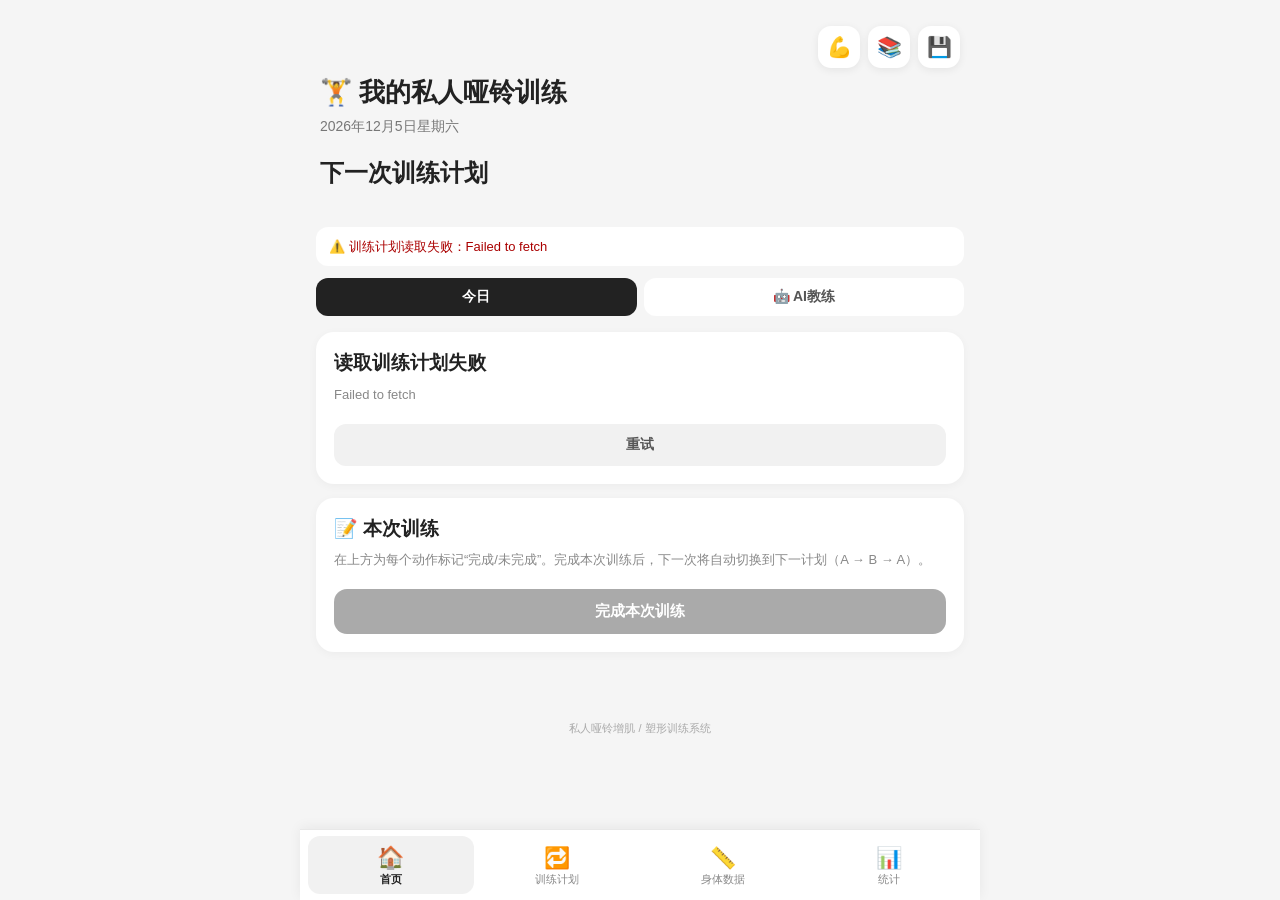
<file: index.html>
<!DOCTYPE html>
<html lang="zh-CN">

<head>

     <meta charset="UTF-8">

     <meta name="viewport" content="width=device-width,initial-scale=1,viewport-fit=cover">

     <meta name="theme-color" content="#f5f5f5">

     <title>我的私人哑铃训练</title>

     <link rel="stylesheet" href="css/style.css">

    <link rel="stylesheet" href="css/loading.css">

</head>


<body>


     <div class="container">


          <!-- =====================================================
          页面标题
          ====================================================== -->

          <div class="header">

               <div class="header-actions" style="display:flex; justify-content:flex-end; gap:8px; margin-bottom:8px;">
                    <button type="button" class="header-settings" onclick="window.location.href='exercises.html'"
                         aria-label="动作库" title="动作库">
                         💪
                    </button>

                    <button type="button" class="header-settings" onclick="window.location.href='history.html'"
                         aria-label="历史记录" title="历史记录">
                         📚
                    </button>

                    <button type="button" class="header-settings" onclick="window.location.href='backup.html'"
                         aria-label="备份" title="备份">
                         💾
                    </button>
               </div>

               <div class="header-title">
                    <h1>
                         🏋️ 我的私人哑铃训练
                    </h1>

                    <p id="today"></p>

                    <h2 id="nextTrainingTitle">
                         下一次训练计划
                    </h2>
               </div>

          </div>



          <!-- =====================================================
          数据库连接状态
          ====================================================== -->

          <div id="connectionStatus" class="status">

               正在连接训练数据库……

          </div>



          <div id="trainingPlanActions" class="status hidden"></div>



          <!-- =====================================================
          首页 Tab
          ====================================================== -->

          <div class="tabs">


               <!-- ================================
               今日
               ================================= -->

               <button class="tab active" onclick="showTab('todayTab',this)">

                    今日

               </button>


               <!-- ================================
               AI教练
               ================================= -->

               <button class="tab" onclick="showTab('aiTab',this)">

                    🤖 AI教练

               </button>

          </div>



          <!-- =====================================================
          今日
          ====================================================== -->

          <section id="todayTab">


               <!-- ================================
               今日训练计划
               ================================= -->

               <div id="todayPlan" class="card">

                    <div id="todayPlanContent">

                         <div class="loading">

                              正在读取今日训练计划……

                         </div>

                    </div>

               </div>



               <div class="card">

                    <h2>
                         📝 本次训练
                    </h2>

                    <div class="muted">
                         在上方为每个动作标记“完成/未完成”。完成本次训练后，下一次将自动切换到下一计划（A → B → A）。
                    </div>

                    <br>

                    <button id="saveButton" class="primary-btn" onclick="completeCurrentHomePlan()" disabled>
                         完成本次训练
                    </button>

               </div>

          </section>



          <!-- =====================================================
          AI私人教练
          ====================================================== -->

          <!-- =====================================================
          AI排课（简化版）
          ====================================================== -->

          <section id="aiTab" class="hidden">

               <div class="card">
                    <h2>🤖 AI教练</h2>
                    <div class="muted">选择一个训练计划，生成该计划的总结并复制给 AI。</div>
               </div>

               <div class="card">
                    <h2>训练计划</h2>
                    <div id="aiPlanList">
                         <div class="loading">正在读取训练计划……</div>
                    </div>
               </div>

               <div class="card">
                    <h2>计划总结</h2>
                    <div id="aiPlanSummaryEmpty" class="muted">请先在上方点击一个训练计划。</div>
                    <textarea id="aiPlanSummary" class="note hidden" rows="16" readonly></textarea>
                    <br><br>
                    <button id="aiCopyPlanSummaryBtn" type="button" class="primary-btn" onclick="copyAIPlanSummary()" disabled>
                         📋 复制计划总结
                    </button>
               </div>

          </section>

     </div>



     <!-- =====================================================
     底部主导航
     ====================================================== -->

     <nav class="bottom-nav">


          <!-- ================================
          首页
          ================================= -->

          <a href="index.html" class="bottom-nav-item active">

               <span class="bottom-nav-icon">
                    🏠
               </span>

               <span class="bottom-nav-label">
                    首页
               </span>

          </a>


          <!-- ================================
          训练计划
          ================================= -->

          <a href="cycle-plan.html" class="bottom-nav-item">

               <span class="bottom-nav-icon">
                    🔁
               </span>

               <span class="bottom-nav-label">
                    训练计划
               </span>

          </a>

          <!-- ================================
          训练统计
          ================================= -->

          <a href="metrics.html" class="bottom-nav-item">

              <span class="bottom-nav-icon">
                  📏
              </span>

              <span class="bottom-nav-label">
                  身体数据
              </span>

          </a>


          <a href="analysis.html" class="bottom-nav-item">

              <span class="bottom-nav-icon">
                  📊
              </span>

              <span class="bottom-nav-label">
                  统计
              </span>

          </a></nav>



     <!-- =====================================================
     底部
     ====================================================== -->

     <div class="footer">

          私人哑铃增肌 / 塑形训练系统

     </div>



     <!-- =====================================================
     JavaScript
     ====================================================== -->

     <script src="js/config.js"></script>

     <script src="js/loading.js"></script>

     <script src="js/api.js"></script>

     <script src="js/v4-core.js"></script>

     <script src="js/plan.js"></script>

     <!-- 图表 -->

     <script src="js/vendor/chart.umd.min.js"></script>

     <script src="js/settings.js"></script>

     <script src="js/ai-plan.js"></script>

     <script src="js/app.js"></script>


</body>

</html>
</file>
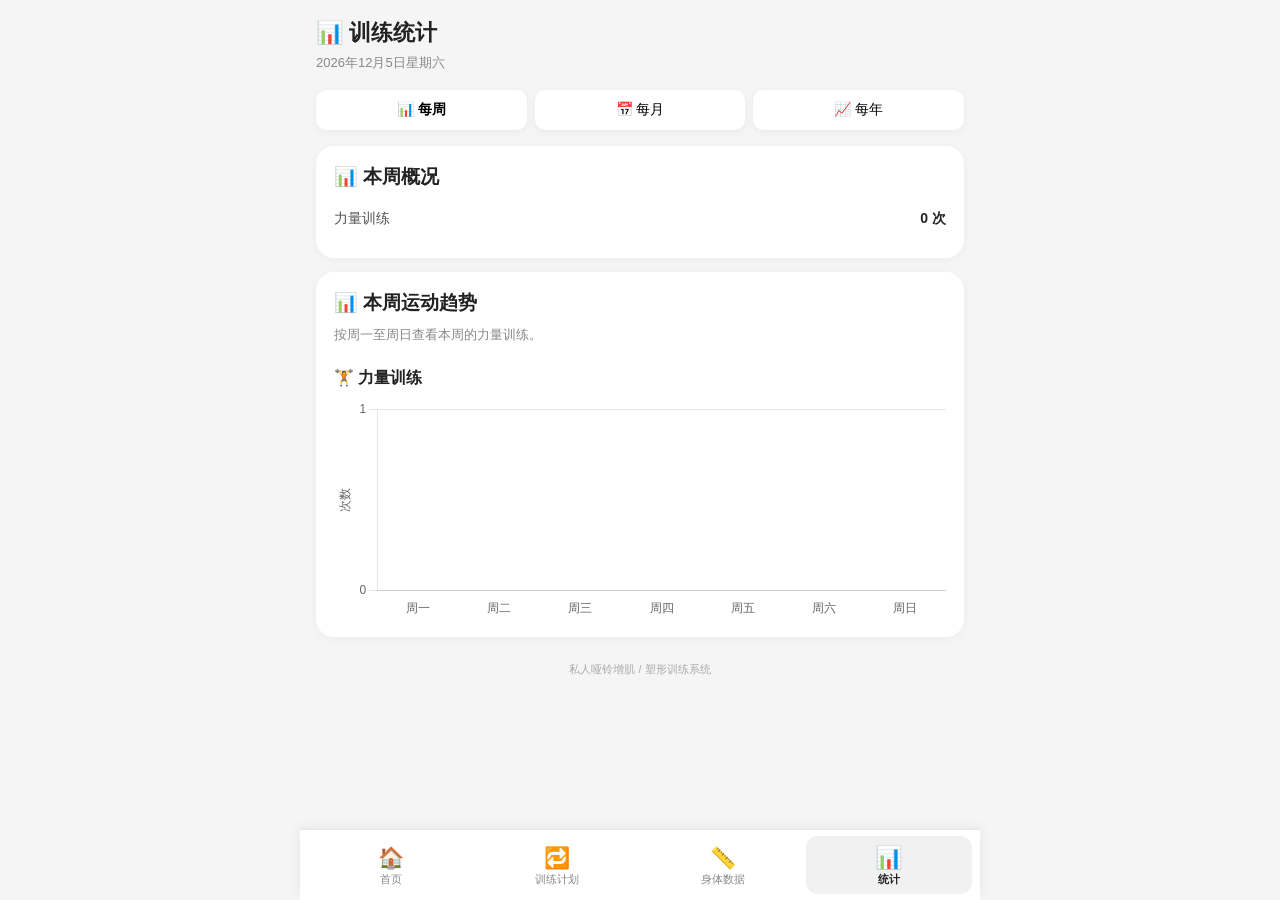
<file: analysis.html>
<!DOCTYPE html>
<html lang="zh-CN">

<head>

    <meta charset="UTF-8">

    <meta name="viewport" content="width=device-width,initial-scale=1,viewport-fit=cover">

    <meta name="theme-color" content="#f5f5f5">

    <title>训练统计 - 我的私人哑铃训练</title>

    <link rel="stylesheet" href="css/style.css">

    <link rel="stylesheet" href="css/loading.css">
    <link rel="stylesheet" href="css/analysis.css">



</head>


<body>


    <div class="container">


        <!-- =====================================================
          页面标题
          ====================================================== -->

        <div class="page-header">


            <div class="page-title">

                <h1>
                    📊 训练统计
                </h1>

                <p id="today" class="muted">
                </p>

            </div>


        </div>



        <!-- =====================================================
          快捷导航
          ====================================================== -->

        <div class="analysis-nav">


            <button type="button" class="active" onclick="showAnalysisSection('weeklySection', this)">

                📊 每周

            </button>


            <button type="button" onclick="showAnalysisSection('monthlySection', this)">

                📅 每月

            </button>


            <button type="button" onclick="showAnalysisSection('yearlySection', this)">

                📈 每年

            </button>


        </div>



        <!-- =====================================================
          每周
          ====================================================== -->

        <section id="weeklySection" class="analysis-section">


            <!-- ================================
               本周概况
               ================================= -->

            <div class="card">

                <h2>
                    📊 本周概况
                </h2>

                <div class="trend-row">
                    <span>力量训练</span>
                    <strong id="weeklyOverviewWorkouts">0 次</strong>
                </div>


            </div>



            <!-- =================================================
               本周运动趋势
               ================================================== -->

            <div class="card">


                <h2>
                    📊 本周运动趋势
                </h2>


                <div class="muted">

                    按周一至周日查看本周的力量训练。

                </div>



                <!-- ================================
                    力量训练
                    ================================= -->

                <div class="chart-block">


                    <h3>
                        🏋️ 力量训练
                    </h3>


                    <div class="chart-container">

                        <canvas id="weeklyStrengthChart">
                        </canvas>

                    </div>


                </div>




            </div>


        </section>



        <!-- =====================================================
          每月
          ====================================================== -->

        <section id="monthlySection" class="analysis-section hidden">


            <!-- ================================
               本月概况
               ================================= -->

            <div class="card">

                <h2>
                    📅 本月概况
                </h2>

                <div class="trend-row">
                    <span>力量训练</span>
                    <strong id="monthlyOverviewWorkouts">0 次</strong>
                </div>


            </div>



            <!-- =================================================
               本月运动趋势
               ================================================== -->

            <div class="card">


                <h2>
                    📊 本月运动趋势
                </h2>


                <div class="muted">

                    按每天查看本月的力量训练。

                </div>



                <!-- ================================
                    力量训练
                    ================================= -->

                <div class="chart-block">


                    <h3>
                        🏋️ 力量训练
                    </h3>


                    <div class="chart-container">

                        <canvas id="monthlyStrengthChart">
                        </canvas>

                    </div>


                </div>




                </div>


        </section>



        <!-- =====================================================
          每年
          ====================================================== -->

        <section id="yearlySection" class="analysis-section hidden">


            <!-- ================================
               年份选择
               ================================= -->

            <div class="card">


                <h2>
                    📅 年度趋势
                </h2>


                <label>
                    查看年份
                </label>


                <select id="trendYearSelect" class="note" onchange="updateYearlyCharts()">
                </select>


            </div>



            <!-- ================================
               年度概况
               ================================= -->

            <div class="card">

                <h2>
                    📊 年度概况
                </h2>

                <div class="trend-row">
                    <span>力量训练</span>
                    <strong id="totalWorkouts">0 次</strong>
                </div>


            </div>



            <!-- =================================================
               年度力量训练
               ================================================== -->

            <div class="card">


                <h2>
                    🏋️ 年度力量训练
                </h2>


                <div class="chart-container">

                    <canvas id="yearlyStrengthChart">
                    </canvas>

                </div>


            </div>






        </section>

        <!-- =====================================================
底部主导航
====================================================== -->

        <nav class="bottom-nav">

            <a href="index.html" class="bottom-nav-item">

                <span class="bottom-nav-icon">
                    🏠
                </span>

                <span class="bottom-nav-label">
                    首页
                </span>

            </a>


            <a href="cycle-plan.html" class="bottom-nav-item">

                <span class="bottom-nav-icon">
                    🔁
                </span>

                <span class="bottom-nav-label">
                    训练计划
                </span>

            </a>


            <a href="metrics.html" class="bottom-nav-item">

                <span class="bottom-nav-icon">
                    📏
                </span>

                <span class="bottom-nav-label">
                    身体数据
                </span>

            </a>


            <a href="analysis.html" class="bottom-nav-item active">

                <span class="bottom-nav-icon">
                    📊
                </span>

                <span class="bottom-nav-label">
                    统计
                </span>

            </a>

        </nav>



        <!-- =====================================================
          页面底部
          ====================================================== -->

        <div class="footer">

            私人哑铃增肌 / 塑形训练系统

        </div>


    </div>



    <!-- =====================================================
     JavaScript
     ====================================================== -->

    <script src="js/config.js"></script>

    <script src="js/loading.js"></script>

    <script src="js/api.js"></script>


    <script src="js/metrics.js"></script>


    <!-- Chart.js（本地打包，避免 CDN 超时导致图表不显示） -->

    <script src="js/vendor/chart.umd.min.js"></script>


    <!-- 统计逻辑 -->

    <script src="js/analysis.js"></script>



    <script src="js/ai-plan.js"></script>

    <script src="js/app.js"></script>



    <!-- =====================================================
     统计页面专用导航
     ====================================================== -->

    <script>

        function showAnalysisSection(sectionId, button) {

            const sections = document.querySelectorAll(".analysis-section");

            sections.forEach((section) => {

                section.classList.add("hidden");

            });


            const target = document.getElementById(sectionId);

            if (target) {

                target.classList.remove("hidden");

            }


            const buttons = document.querySelectorAll(".analysis-nav button");

            buttons.forEach((item) => {

                item.classList.remove("active");

            });


            if (button) {

                button.classList.add("active");

            }


            /* =================================================
               切换到不同统计页面时重新刷新对应内容
            ================================================= */

            if (sectionId === "weeklySection") {

                if (typeof updateWeeklyCharts === "function") {

                    updateWeeklyCharts();

                }

            }


            if (sectionId === "monthlySection") {

                if (typeof updateMonthlyAnalysis === "function") {

                    updateMonthlyAnalysis();

                }

            }


            if (sectionId === "yearlySection") {

                if (typeof updateTrendAnalysis === "function") {

                    updateTrendAnalysis();

                }

            }

        }



    </script>


</body>

</html>
</file>
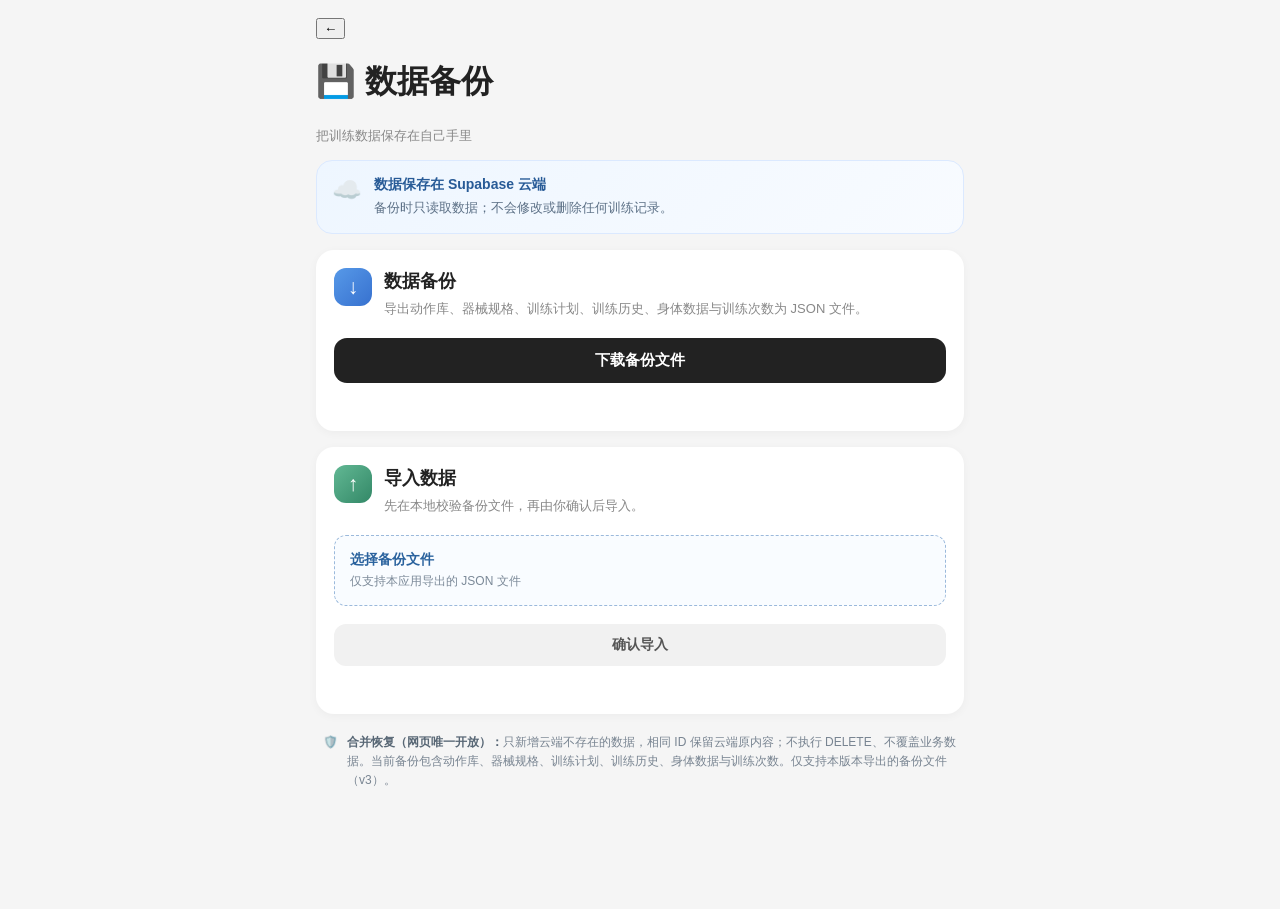
<file: backup.html>
<!DOCTYPE html>
<html lang="zh-CN">

<head>
    <meta charset="UTF-8">
    <meta name="viewport" content="width=device-width,initial-scale=1,viewport-fit=cover">
    <meta name="theme-color" content="#f5f5f5">
    <title>数据备份 - 我的私人哑铃训练</title>
    <link rel="stylesheet" href="css/style.css">

    <link rel="stylesheet" href="css/loading.css">
    <link rel="stylesheet" href="css/backup.css">
</head>

<body>
    <main class="container backup-page">
        <header class="page-header">
            <button type="button" class="back-btn" onclick="window.location.href='index.html'" aria-label="返回首页"
                title="返回首页">←</button>
            <div class="page-title">
                <h1>💾 数据备份</h1>
                <p class="muted">把训练数据保存在自己手里</p>
            </div>
        </header>

        <section class="backup-hero" aria-label="数据安全提示">
            <span class="backup-hero-icon">☁️</span>
            <div>
                <strong>数据保存在 Supabase 云端</strong>
                <p>备份时只读取数据；不会修改或删除任何训练记录。</p>
            </div>
        </section>

        <section class="card backup-card">
            <div class="backup-card-heading">
                <span class="backup-icon export-icon">↓</span>
                <div>
                    <h2>数据备份</h2>
                    <p class="muted">导出动作库、器械规格、训练计划、训练历史、身体数据与训练次数为 JSON 文件。</p>
                </div>
            </div>
            <button id="exportButton" class="primary-btn backup-action" type="button">下载备份文件</button>
            <p id="exportStatus" class="backup-status" role="status" aria-live="polite"></p>
        </section>

        <section class="card backup-card">
            <div class="backup-card-heading">
                <span class="backup-icon import-icon">↑</span>
                <div>
                    <h2>导入数据</h2>
                    <p class="muted">先在本地校验备份文件，再由你确认后导入。</p>
                </div>
            </div>

            <label class="file-picker" for="backupFile">
                <span>选择备份文件</span>
                <small>仅支持本应用导出的 JSON 文件</small>
            </label>
            <input id="backupFile" type="file" accept="application/json,.json" hidden>

            <div id="importPreview" class="import-preview hidden" aria-live="polite"></div>

            <label id="importConfirmRow" class="confirm-row hidden" for="importConfirmed">
                <input id="importConfirmed" type="checkbox">
                <span>我已了解：网页只执行合并导入（不是完整恢复）；只新增缺少的数据，相同 ID 的现有数据会被保留，不会删除或覆盖。</span>
            </label>

            <button id="importButton" class="secondary-btn backup-action" type="button" disabled>确认导入</button>
            <p id="importStatus" class="backup-status" role="status" aria-live="polite"></p>

            <div id="importReport" class="import-preview hidden" aria-live="polite"></div>
        </section>

        <aside class="backup-note">
            <span>🛡️</span>
            <p><strong>合并恢复（网页唯一开放）：</strong>只新增云端不存在的数据，相同 ID 保留云端原内容；不执行 DELETE、不覆盖业务数据。当前备份包含动作库、器械规格、训练计划、训练历史、身体数据与训练次数。仅支持本版本导出的备份文件（v3）。</p>
        </aside>
    </main>

    <script src="js/config.js"></script>
    <script src="js/loading.js"></script>

    <script src="js/api.js"></script>
    <script src="js/backup.js"></script>
</body>

</html>
</file>
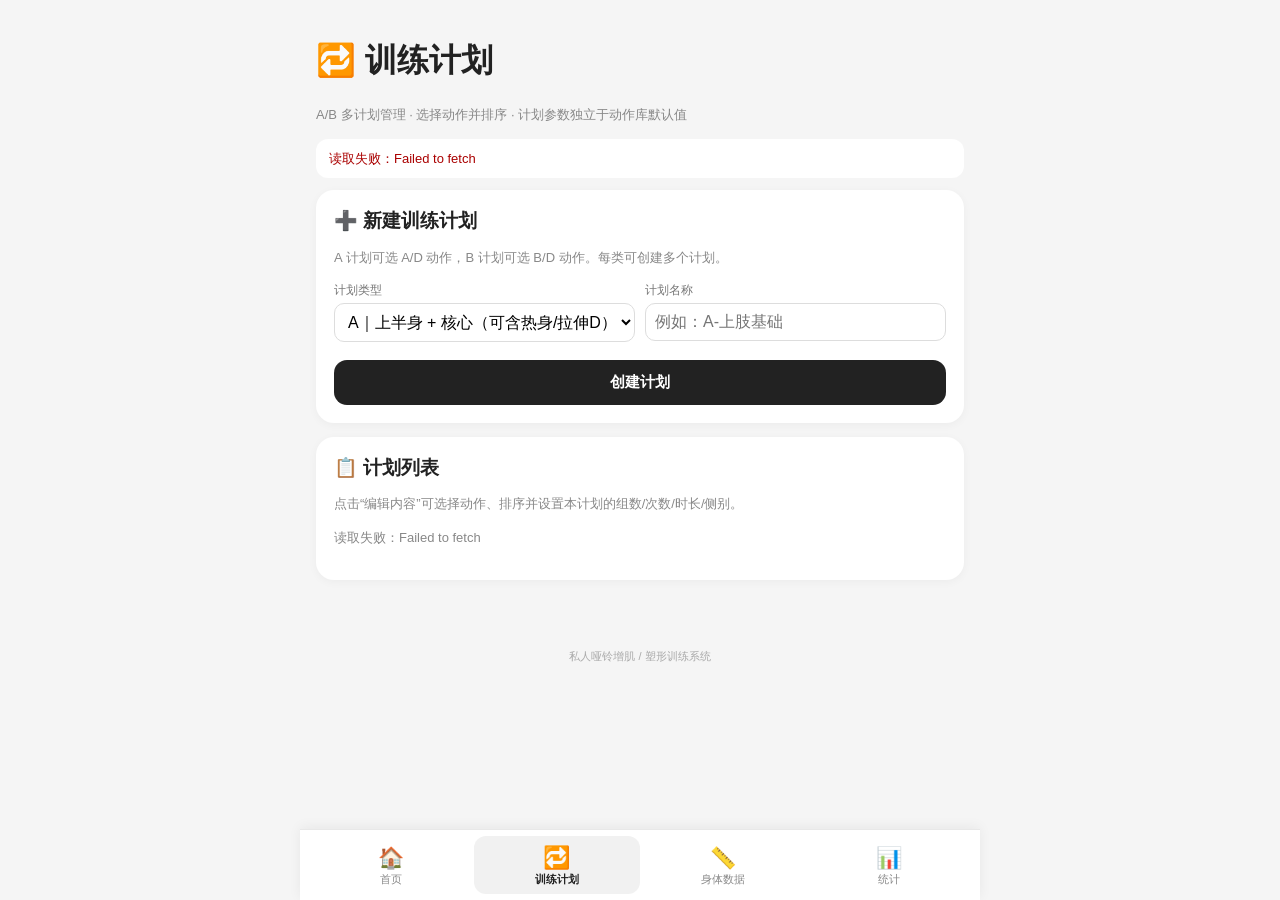
<file: cycle-plan.html>
<!DOCTYPE html>
<html lang="zh-CN">

<head>
    <meta charset="UTF-8">
    <meta name="viewport" content="width=device-width,initial-scale=1,viewport-fit=cover">
    <meta name="theme-color" content="#f5f5f5">
    <title>训练计划 - 我的私人哑铃训练</title>
    <link rel="stylesheet" href="css/style.css">
    <link rel="stylesheet" href="css/loading.css">
</head>

<body>
    <div class="container">
        <div class="page-header">
            <div class="page-title">
                <h1>🔁 训练计划</h1>
                <p class="muted">A/B 多计划管理 · 选择动作并排序 · 计划参数独立于动作库默认值</p>
            </div>
        </div>

        <div id="planStatus" class="status hidden"></div>

        <section class="card">
            <h2>➕ 新建训练计划</h2>
            <p class="muted">A 计划可选 A/D 动作，B 计划可选 B/D 动作。每类可创建多个计划。</p>
            <div class="form-grid" style="margin-top:10px;">
                <label>
                    <span>计划类型</span>
                    <select id="newPlanCode">
                        <option value="A">A｜上半身 + 核心（可含热身/拉伸D）</option>
                        <option value="B">B｜下半身 + 腹部（可含热身/拉伸D）</option>
                    </select>
                </label>
                <label>
                    <span>计划名称</span>
                    <input id="newPlanName" type="text" placeholder="例如：A-上肢基础">
                </label>
            </div>
            <br>
            <button type="button" class="primary-btn" onclick="createTrainingPlan()">创建计划</button>
        </section>

        <section class="card">
            <h2>📋 计划列表</h2>
            <p class="muted">点击“编辑内容”可选择动作、排序并设置本计划的组数/次数/时长/侧别。</p>
            <div id="planList">
                <div class="loading">正在读取训练计划……</div>
            </div>
        </section>

        <section id="planEditorCard" class="card hidden">
            <h2 id="planEditorTitle">✏️ 编辑计划内容</h2>
            <div id="planEditorMeta" class="muted" style="margin-bottom:10px;"></div>

            <div class="form-grid" style="margin-bottom:12px;">
                <label>
                    <span>计划名称</span>
                    <input id="editPlanName" type="text">
                </label>
                <label>
                    <span>显示顺序</span>
                    <input id="editPlanSort" type="number" min="1" step="1">
                </label>
            </div>

            <div class="card" style="margin:0 0 12px 0;padding:12px;background:#fafafa;">
                <h3 style="margin:0 0 8px 0;font-size:16px;">添加动作到本计划</h3>
                <p class="muted" style="margin-bottom:8px;">可搜索、按分组筛选，并一次勾选多个动作批量添加。添加时复制动作库默认参数到每条记录，可在下方单独修改。</p>

                <div class="form-grid" style="margin-bottom:8px;">
                    <label class="span-2">
                        <span>搜索动作</span>
                        <input id="exercisePickerSearch" type="search" placeholder="输入动作名称关键词" oninput="onExercisePickerSearch(this.value)">
                    </label>
                </div>

                <div id="exercisePickerGroupFilters" style="display:flex;gap:8px;flex-wrap:wrap;margin-bottom:8px;"></div>

                <div id="exercisePickerList" style="max-height:280px;overflow:auto;border:1px solid #e5e5e5;border-radius:10px;padding:8px;background:#fff;"></div>

                <div style="display:flex;gap:8px;flex-wrap:wrap;align-items:center;margin-top:10px;">
                    <button type="button" class="primary-btn" onclick="addSelectedExercisesToPlan()">➕ 添加选中动作</button>
                    <button type="button" class="secondary-btn" onclick="clearExercisePickerSelection()">清空选择</button>
                    <span id="exercisePickerSelectedCount" class="muted">已选 0 个</span>
                </div>
            </div>

            <div id="planItemsEditor"></div>

            <br>
            <div style="display:flex;gap:8px;flex-wrap:wrap;">
                <button type="button" class="primary-btn" onclick="savePlanEditor()" style="flex:1;min-width:140px;">💾 保存计划与动作</button>
                <button type="button" class="secondary-btn" onclick="closePlanEditor()" style="flex:1;min-width:140px;">取消</button>
            </div>
        </section>
    </div>

    <nav class="bottom-nav">
        <a href="index.html" class="bottom-nav-item">
            <span class="bottom-nav-icon">🏠</span>
            <span class="bottom-nav-label">首页</span>
        </a>
        <a href="cycle-plan.html" class="bottom-nav-item active">
            <span class="bottom-nav-icon">🔁</span>
            <span class="bottom-nav-label">训练计划</span>
        </a>
        <a href="metrics.html" class="bottom-nav-item">
            <span class="bottom-nav-icon">📏</span>
            <span class="bottom-nav-label">身体数据</span>
        </a>
        <a href="analysis.html" class="bottom-nav-item">
            <span class="bottom-nav-icon">📊</span>
            <span class="bottom-nav-label">统计</span>
        </a>
    </nav>

    <div class="footer">私人哑铃增肌 / 塑形训练系统</div>

    <script src="js/config.js"></script>
    <script src="js/loading.js"></script>
    <script src="js/api.js"></script>
    <script src="js/cycle-plan.js"></script>
</body>

</html>
</file>
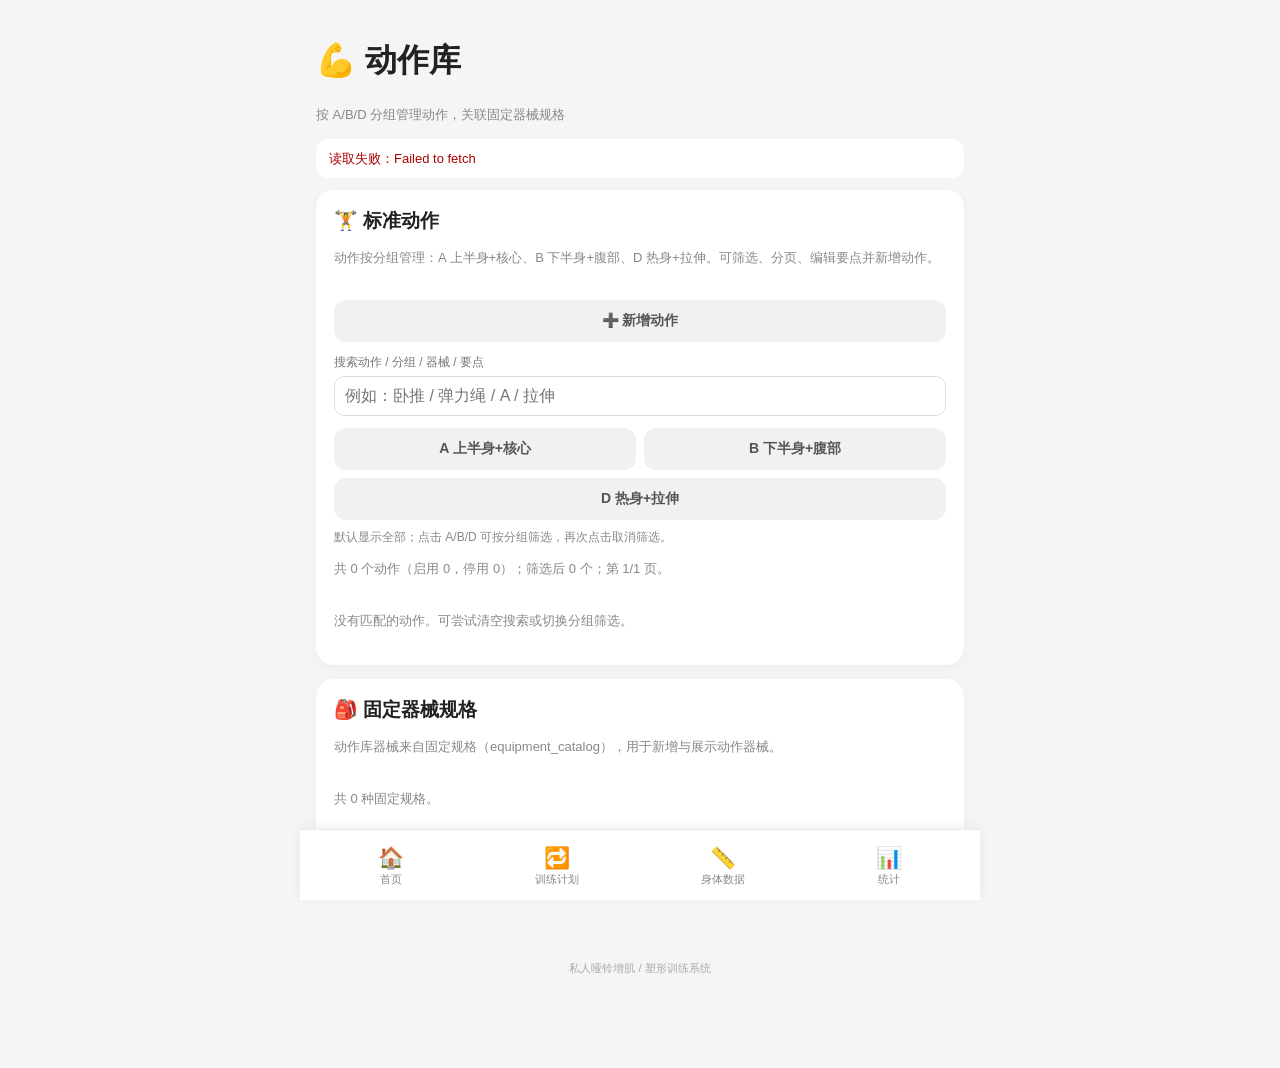
<file: exercises.html>
<!DOCTYPE html>
<html lang="zh-CN">

<head>
    <meta charset="UTF-8">
    <meta name="viewport" content="width=device-width,initial-scale=1,viewport-fit=cover">
    <meta name="theme-color" content="#f5f5f5">
    <title>动作库 - 我的私人哑铃训练</title>
    <link rel="stylesheet" href="css/style.css">
    <link rel="stylesheet" href="css/loading.css">
</head>

<body>
    <div class="container">

        <div class="page-header">
            <div class="page-title">
                <h1>💪 动作库</h1>
                <p class="muted">按 A/B/D 分组管理动作，关联固定器械规格</p>
            </div>
        </div>

        <div id="exerciseLibraryStatus" class="status hidden"></div>

        <section class="card">
            <h2>🏋️ 标准动作</h2>
            <p class="muted">动作按分组管理：A 上半身+核心、B 下半身+腹部、D 热身+拉伸。可筛选、分页、编辑要点并新增动作。</p>

            <br>

            <div style="display:flex;gap:8px;flex-wrap:wrap;margin-bottom:12px;">
                <button type="button" class="secondary-btn" onclick="openAddExerciseForm()">➕ 新增动作</button>
            </div>

            <div id="addExerciseForm" class="card hidden" style="margin:0 0 16px 0;padding:12px;">
                <h3 style="margin-top:0;">新增动作</h3>
                <div style="display:grid;gap:12px;">
                    <label style="display:grid;gap:6px;">
                        <span>动作名称（必填）</span>
                        <input id="newExerciseName" type="text" placeholder="例如：哑铃卧推">
                    </label>

                    <label style="display:grid;gap:6px;">
                        <span>分组（必填）</span>
                        <select id="newExerciseGroup">
                            <option value="A">A｜上半身 + 核心</option>
                            <option value="B">B｜下半身 + 腹部</option>
                            <option value="D">D｜热身 + 拉伸</option>
                        </select>
                    </label>

                    <label style="display:grid;gap:6px;">
                        <span>器械（必填）</span>
                        <select id="newExerciseEquipment"></select>
                    </label>

                    <div style="display:grid;grid-template-columns:repeat(2,minmax(0,1fr));gap:8px;">
                        <label style="display:grid;gap:6px;">
                            <span>默认组数</span>
                            <input id="newExerciseSets" type="number" min="1" step="1" placeholder="如 3">
                        </label>
                        <label style="display:grid;gap:6px;">
                            <span>默认次数</span>
                            <input id="newExerciseReps" type="number" min="1" step="1" placeholder="如 12">
                        </label>
                        <label style="display:grid;gap:6px;">
                            <span>默认时长(秒)</span>
                            <input id="newExerciseSeconds" type="number" min="1" step="1" placeholder="如 30">
                        </label>
                        <label style="display:grid;gap:6px;">
                            <span>计量侧别</span>
                            <select id="newExerciseSide">
                                <option value="">未指定</option>
                                <option value="both">双侧/不分侧</option>
                                <option value="each_side">每侧</option>
                            </select>
                        </label>
                    </div>

                    <label style="display:grid;gap:6px;">
                        <span>动作要点</span>
                        <textarea id="newExerciseInstructions" class="note" rows="4" placeholder="填写动作要点（可选）"></textarea>
                    </label>
                </div>

                <div style="display:flex;gap:8px;margin-top:12px;">
                    <button type="button" class="primary-btn" onclick="submitNewExercise()" style="flex:1;">保存</button>
                    <button type="button" class="secondary-btn" onclick="closeAddExerciseForm()" style="flex:1;">取消</button>
                </div>
            </div>

            <label class="filter-label">
                <span>搜索动作 / 分组 / 器械 / 要点</span>
                <input
                    id="exerciseSearch"
                    type="search"
                    placeholder="例如：卧推 / 弹力绳 / A / 拉伸"
                    oninput="onExerciseFiltersChanged()">
            </label>

            <div style="display:flex;flex-direction:column;gap:8px;margin:12px 0;">
                <div style="display:flex;gap:8px;">
                    <button type="button" class="secondary-btn group-filter-btn" data-group="A" onclick="setExerciseGroupFilter('A')" style="flex:1;">A 上半身+核心</button>
                    <button type="button" class="secondary-btn group-filter-btn" data-group="B" onclick="setExerciseGroupFilter('B')" style="flex:1;">B 下半身+腹部</button>
                </div>
                <div style="display:flex;gap:8px;">
                    <button type="button" class="secondary-btn group-filter-btn" data-group="D" onclick="setExerciseGroupFilter('D')" style="flex:1;">D 热身+拉伸</button>
                </div>
                <div class="muted" id="exerciseFilterHint" style="font-size:12px;">默认显示全部；点击 A/B/D 可按分组筛选，再次点击取消筛选。</div>
            </div>

            <div id="exerciseLibrarySummary" class="muted">正在读取动作库……</div>

            <br>

            <div id="exercisesLibrary">
                <div class="loading">正在读取动作库……</div>
            </div>

            <div id="exercisePagination" class="exercise-pagination" style="margin-top:16px;"></div>
        </section>

        <section class="card">
            <h2>🎒 固定器械规格</h2>
            <p class="muted">动作库器械来自固定规格（equipment_catalog），用于新增与展示动作器械。</p>
            <br>
            <div id="equipmentSummary" class="muted">正在读取器械规格……</div>
            <br>
            <div id="equipmentCatalogList">
                <div class="loading">正在读取器械规格……</div>
            </div>
        </section>

    </div>

    <nav class="bottom-nav">
        <a href="index.html" class="bottom-nav-item">
            <span class="bottom-nav-icon">🏠</span>
            <span class="bottom-nav-label">首页</span>
        </a>
        <a href="cycle-plan.html" class="bottom-nav-item">
            <span class="bottom-nav-icon">🔁</span>
            <span class="bottom-nav-label">训练计划</span>
        </a>
        <a href="metrics.html" class="bottom-nav-item">
            <span class="bottom-nav-icon">📏</span>
            <span class="bottom-nav-label">身体数据</span>
        </a>
        <a href="analysis.html" class="bottom-nav-item">
            <span class="bottom-nav-icon">📊</span>
            <span class="bottom-nav-label">统计</span>
        </a>
    </nav>

    <div class="footer">私人哑铃增肌 / 塑形训练系统</div>

    <script src="js/config.js"></script>
    <script src="js/loading.js"></script>
    <script src="js/api.js"></script>
    <script src="js/v4-core.js"></script>
    <script src="js/exercises.js"></script>
</body>

</html>
</file>
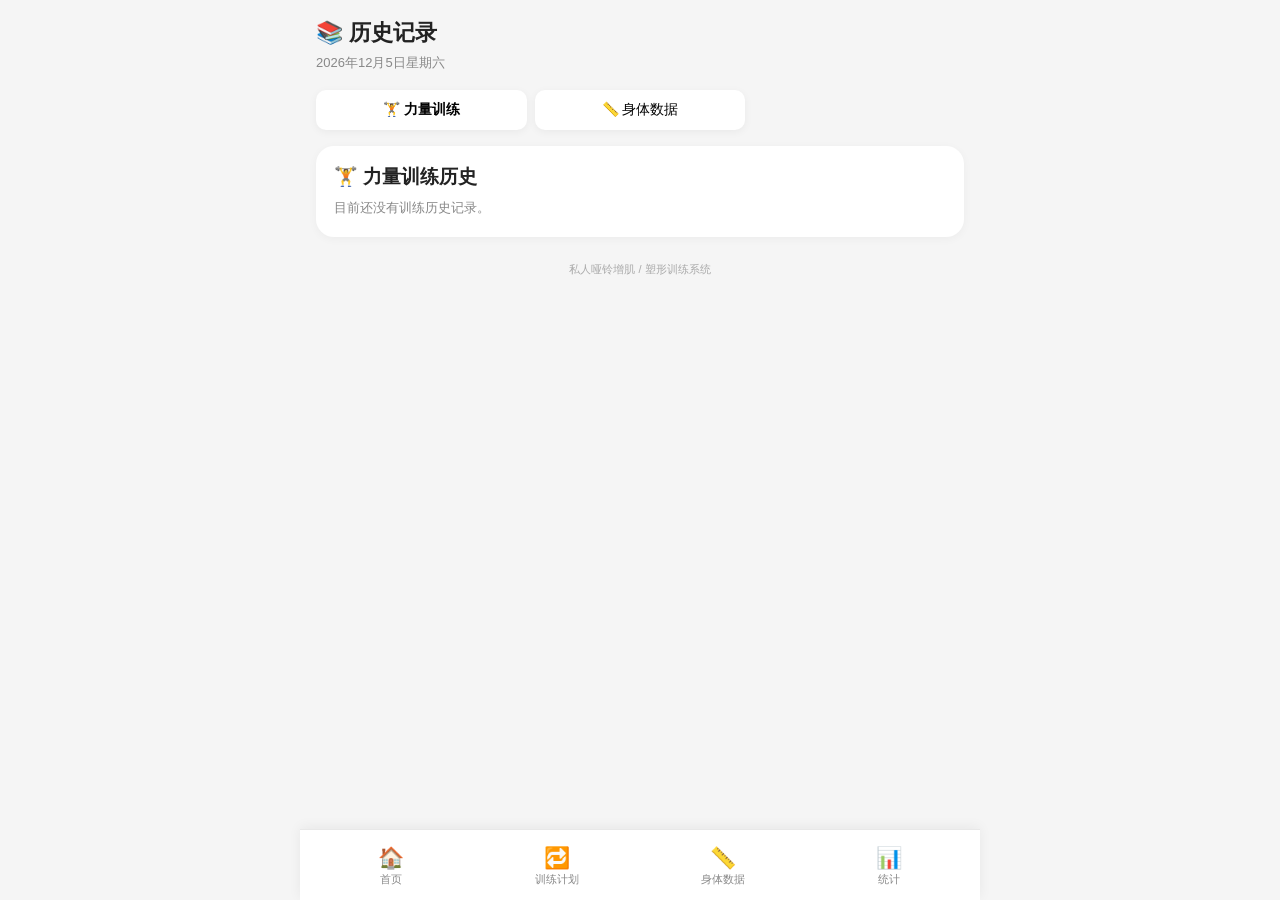
<file: history.html>
<!DOCTYPE html>
<html lang="zh-CN">

<head>

    <meta charset="UTF-8">

    <meta name="viewport" content="width=device-width,initial-scale=1,viewport-fit=cover">

    <meta name="theme-color" content="#f5f5f5">

    <title>历史记录 - 我的私人哑铃训练</title>

    <link rel="stylesheet" href="css/style.css">

    <link rel="stylesheet" href="css/loading.css">

    <link rel="stylesheet" href="css/history.css">


</head>


<body>


    <div class="container">


        <!-- =====================================================
             页面标题
        ====================================================== -->

        <div class="page-header">


            <div class="page-title">

                <h1>
                    📚 历史记录
                </h1>

                <p id="today" class="muted"></p>

            </div>


        </div>



        <!-- =====================================================
             历史分类导航
        ====================================================== -->

        <div class="history-nav">


            <button type="button" class="active" onclick="showHistorySection('workoutHistorySection', this)">

                🏋️ 力量训练

            </button>


            <button type="button" onclick="showHistorySection('bodyMetricsHistorySection', this)">

                📏 身体数据

            </button>


        </div>



        <!-- =====================================================
             力量训练历史
        ====================================================== -->

        <section id="workoutHistorySection" class="history-section">


            <div class="card">


                <h2>
                    🏋️ 力量训练历史
                </h2>


                <div id="historyList"></div>

                <button id="loadMoreWorkoutsButton" type="button" class="secondary-btn history-load-more"
                    onclick="loadMoreWorkouts()">
                    加载更多
                </button>


            </div>


        </section>


        <!-- =====================================================
             身体数据历史
        ====================================================== -->

        <section id="bodyMetricsHistorySection" class="history-section hidden">


            <div class="card">


                <h2>
                    📏 身体数据历史
                </h2>

                <div id="bodyMetricsHistoryList"></div>

                <button id="loadMoreBodyMetricsButton" type="button" class="secondary-btn history-load-more"
                    onclick="loadMoreBodyMetrics()">
                    加载更多
                </button>


            </div>

</section>


        <!-- =====================================================
     底部主导航
     与首页保持完全一致
====================================================== -->

        <nav class="bottom-nav">


            <!-- ================================
            首页
            ================================= -->

            <a href="index.html" class="bottom-nav-item">

                <span class="bottom-nav-icon">
                    🏠
                </span>

                <span class="bottom-nav-label">
                    首页
                </span>

            </a>


            <!-- ================================
            训练计划
            ================================= -->

            <a href="cycle-plan.html" class="bottom-nav-item">

                <span class="bottom-nav-icon">
                    🔁
                </span>

                <span class="bottom-nav-label">
                    训练计划
                </span>

            </a>

            <!-- ================================
            训练统计
            ================================= -->

            <a href="metrics.html" class="bottom-nav-item">

                <span class="bottom-nav-icon">
                    📏
                </span>

                <span class="bottom-nav-label">
                    身体数据
                </span>

            </a>


            <a href="analysis.html" class="bottom-nav-item">

                <span class="bottom-nav-icon">
                    📊
                </span>

                <span class="bottom-nav-label">
                    统计
                </span>

            </a></nav>




        <!-- =====================================================
     页面底部
====================================================== -->

        <div class="footer">

            私人哑铃增肌 / 塑形训练系统

        </div>




    </div>




    <!-- =====================================================
     History 页面 JavaScript
====================================================== -->

    <script src="js/config.js"></script>

    <script src="js/loading.js"></script>

    <script src="js/api.js"></script>

    <script src="js/v4-core.js"></script>

    <script src="js/history.js"></script>





</body>

</html>
</file>
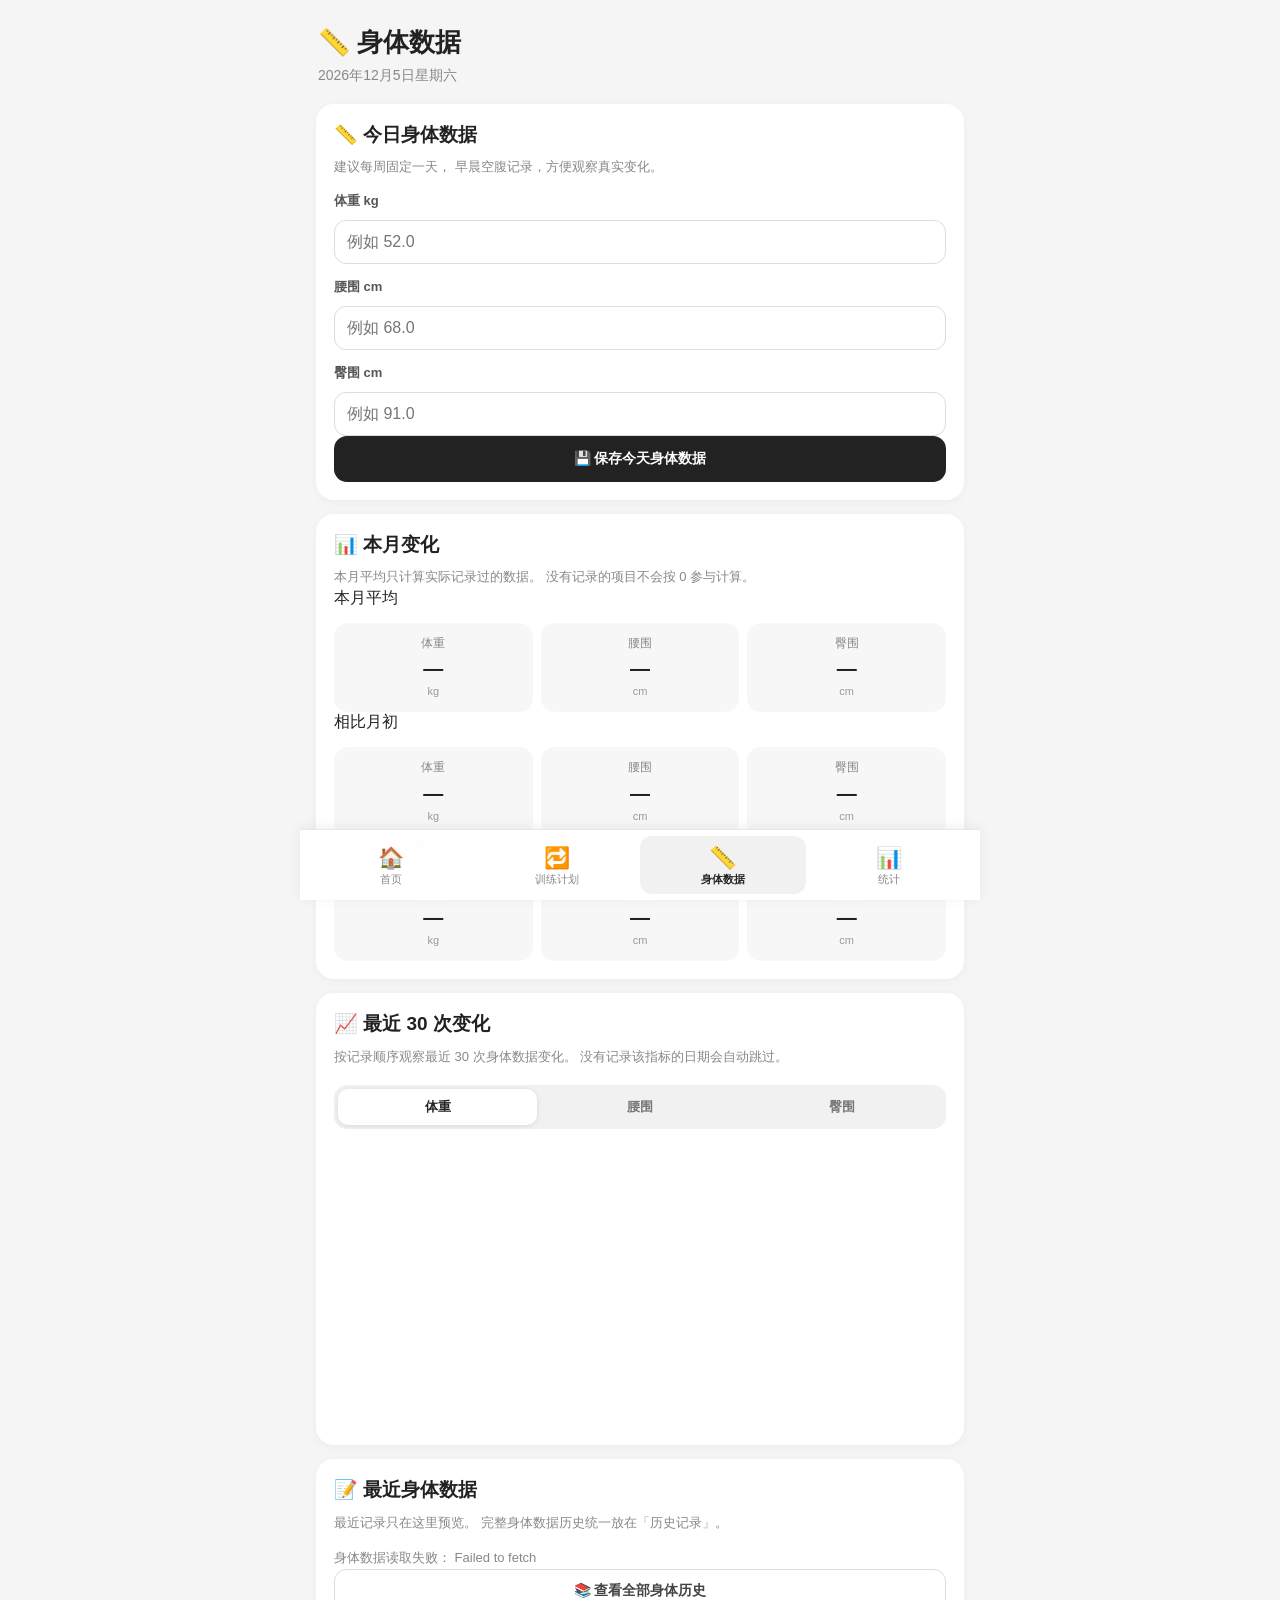
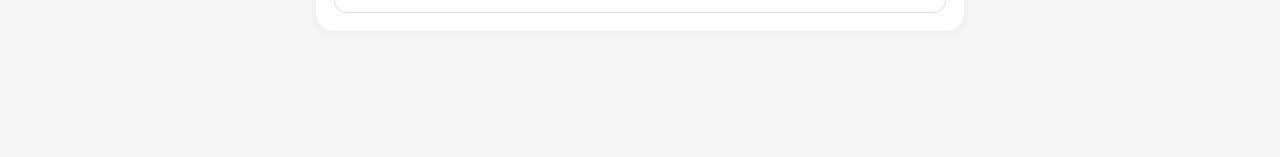
<file: metrics.html>
<!DOCTYPE html>
<html lang="zh-CN">

<head>

    <meta charset="UTF-8">

    <meta name="viewport" content="width=device-width,initial-scale=1,viewport-fit=cover">

    <meta name="theme-color" content="#f5f5f5">

    <title>身体数据 - 我的私人哑铃训练</title>

    <!-- 公共页面样式 -->

    <link rel="stylesheet" href="css/style.css">

    <link rel="stylesheet" href="css/loading.css">

    <!-- 身体数据页面专属样式 -->

    <link rel="stylesheet" href="css/metrics.css">

</head>


<body>


    <div class="container">


        <!-- =====================================================
        页面标题
        ====================================================== -->

        <div class="header">

            <div class="header-top">

                <div class="header-title">

                    <h1>
                        📏 身体数据
                    </h1>

                    <p id="today"></p>

                </div>


            </div>

        </div>



        <!-- =====================================================
        今日身体数据
        ====================================================== -->

        <div class="card">

            <h2>
                📏 今日身体数据
            </h2>

            <div class="muted">

                建议每周固定一天，
                早晨空腹记录，方便观察真实变化。

            </div>

            <div class="metric-form">


                <!-- 体重 -->

                <div class="metric-field">

                    <label for="metricWeight">
                        体重 kg
                    </label>

                    <input id="metricWeight" class="note" type="number" step="0.1" min="0" placeholder="例如 52.0">

                </div>


                <!-- 腰围 -->

                <div class="metric-field">

                    <label for="metricWaist">
                        腰围 cm
                    </label>

                    <input id="metricWaist" class="note" type="number" step="0.1" min="0" placeholder="例如 68.0">

                </div>


                <!-- 臀围 -->

                <div class="metric-field">

                    <label for="metricHip">
                        臀围 cm
                    </label>

                    <input id="metricHip" class="note" type="number" step="0.1" min="0" placeholder="例如 91.0">

                </div>


            </div>


            <button type="button" class="primary-btn" onclick="saveBodyMetrics()">

                💾 保存今天身体数据

            </button>

        </div>



        <!-- =====================================================
        本月变化
        ====================================================== -->

        <div class="card">

            <h2>
                📊 本月变化
            </h2>

            <div class="muted">

                本月平均只计算实际记录过的数据。
                没有记录的项目不会按 0 参与计算。

            </div>


            <!-- =================================================
            本月平均
            ================================================== -->

            <div class="metric-section">

                <div class="metric-section-title">
                    本月平均
                </div>


                <div class="metric-summary-grid">


                    <!-- 体重 -->

                    <div class="metric-summary-item">

                        <div class="metric-summary-label">
                            体重
                        </div>

                        <div>
                            <strong id="monthlyAverageWeight" class="metric-summary-number">

                                —

                            </strong>

                            <span class="metric-summary-unit">
                                kg
                            </span>
                        </div>

                    </div>


                    <!-- 腰围 -->

                    <div class="metric-summary-item">

                        <div class="metric-summary-label">
                            腰围
                        </div>

                        <div>
                            <strong id="monthlyAverageWaist" class="metric-summary-number">

                                —

                            </strong>

                            <span class="metric-summary-unit">
                                cm
                            </span>
                        </div>

                    </div>


                    <!-- 臀围 -->

                    <div class="metric-summary-item">

                        <div class="metric-summary-label">
                            臀围
                        </div>

                        <div>
                            <strong id="monthlyAverageHip" class="metric-summary-number">

                                —

                            </strong>

                            <span class="metric-summary-unit">
                                cm
                            </span>
                        </div>

                    </div>


                </div>

            </div>



            <!-- =================================================
            相比月初
            ================================================== -->



            <div class="metric-section">

                <div class="metric-section-title">
                    相比月初
                </div>


                <div id="monthlyChangeSummary" class="metric-summary-grid">


                    <!-- ================================
        体重
        ================================= -->

                    <div class="metric-summary-item">

                        <div class="metric-summary-label">
                            体重
                        </div>

                        <div>
                            <strong id="monthlyChangeWeight" class="metric-summary-number">
                                —
                            </strong>

                            <span class="metric-summary-unit">
                                kg
                            </span>
                        </div>

                    </div>


                    <!-- ================================
        腰围
        ================================= -->

                    <div class="metric-summary-item">

                        <div class="metric-summary-label">
                            腰围
                        </div>

                        <div>
                            <strong id="monthlyChangeWaist" class="metric-summary-number">
                                —
                            </strong>

                            <span class="metric-summary-unit">
                                cm
                            </span>
                        </div>

                    </div>


                    <!-- ================================
        臀围
        ================================= -->

                    <div class="metric-summary-item">

                        <div class="metric-summary-label">
                            臀围
                        </div>

                        <div>
                            <strong id="monthlyChangeHip" class="metric-summary-number">
                                —
                            </strong>

                            <span class="metric-summary-unit">
                                cm
                            </span>
                        </div>

                    </div>


                </div>

            </div>

            <!-- =================================================
相比上月平均值
================================================== -->

            <div class="metric-section">

                <div class="metric-section-title">
                    相比上月平均值
                </div>


                <div id="monthlyPreviousAverageSummary" class="metric-summary-grid">


                    <!-- ================================
        体重
        ================================= -->

                    <div class="metric-summary-item">

                        <div class="metric-summary-label">
                            体重
                        </div>

                        <div>
                            <strong id="monthlyPreviousAverageWeight" class="metric-summary-number">
                                —
                            </strong>

                            <span class="metric-summary-unit">
                                kg
                            </span>
                        </div>

                    </div>


                    <!-- ================================
        腰围
        ================================= -->

                    <div class="metric-summary-item">

                        <div class="metric-summary-label">
                            腰围
                        </div>

                        <div>
                            <strong id="monthlyPreviousAverageWaist" class="metric-summary-number">
                                —
                            </strong>

                            <span class="metric-summary-unit">
                                cm
                            </span>
                        </div>

                    </div>


                    <!-- ================================
        臀围
        ================================= -->

                    <div class="metric-summary-item">

                        <div class="metric-summary-label">
                            臀围
                        </div>

                        <div>
                            <strong id="monthlyPreviousAverageHip" class="metric-summary-number">
                                —
                            </strong>

                            <span class="metric-summary-unit">
                                cm
                            </span>
                        </div>

                    </div>


                </div>

            </div>

        </div>



<!-- =====================================================
         最近 30 次变化
        ====================================================== -->

        <div class="card">

            <h2>
                📈 最近 30 次变化
            </h2>

            <div class="muted">

                按记录顺序观察最近 30 次身体数据变化。
                没有记录该指标的日期会自动跳过。

            </div>


            <div class="metric-switcher">


                <button type="button" id="monthlyMetricWeightButton" class="metric-switch-btn active"
                    onclick="switchMonthlyMetric('weight')">

                    体重

                </button>


                <button type="button" id="monthlyMetricWaistButton" class="metric-switch-btn"
                    onclick="switchMonthlyMetric('waist')">

                    腰围

                </button>


                <button type="button" id="monthlyMetricHipButton" class="metric-switch-btn"
                    onclick="switchMonthlyMetric('hip')">

                    臀围

                </button>


            </div>


            <div class="metric-chart-container metric-monthly-chart">

                <canvas id="monthlyTrendChart"></canvas>

            </div>

        </div>



        <!-- =====================================================
        最近身体数据
        ====================================================== -->

        <div class="card">

            <h2>
                📝 最近身体数据
            </h2>

            <div class="muted">

                最近记录只在这里预览。
                完整身体数据历史统一放在「历史记录」。

            </div>


            <div id="metricsHistory">

                <div class="muted">
                    正在读取身体数据……
                </div>

            </div>


            <button type="button" class="secondary-btn" onclick="window.location.href='history.html'">

                📚 查看全部身体历史

            </button>

        </div>


    </div>



    <!-- =====================================================
    底部主导航
    ====================================================== -->

    <nav class="bottom-nav">


        <!-- ================================
        首页
        ================================= -->

        <a href="index.html" class="bottom-nav-item">

            <span class="bottom-nav-icon">
                🏠
            </span>

            <span class="bottom-nav-label">
                首页
            </span>

        </a>


        <!-- ================================
        训练计划
        ================================= -->

        <a href="cycle-plan.html" class="bottom-nav-item">

            <span class="bottom-nav-icon">
                🔁
            </span>

            <span class="bottom-nav-label">
                训练计划
            </span>

        </a>

        <!-- ================================
        训练统计
        ================================= -->

        <a href="metrics.html" class="bottom-nav-item active">

            <span class="bottom-nav-icon">
                📏
            </span>

            <span class="bottom-nav-label">
                身体数据
            </span>

        </a>


        <a href="analysis.html" class="bottom-nav-item">

            <span class="bottom-nav-icon">
                📊
            </span>

            <span class="bottom-nav-label">
                统计
            </span>

        </a></nav>




    <!-- =====================================================
    JavaScript
    ====================================================== -->

    <script src="js/config.js"></script>

    <script src="js/loading.js"></script>

    <script src="js/api.js"></script>

    <script src="js/vendor/chart.umd.min.js"></script>

    <script src="js/metrics.js"></script>


</body>

</html>
</file>
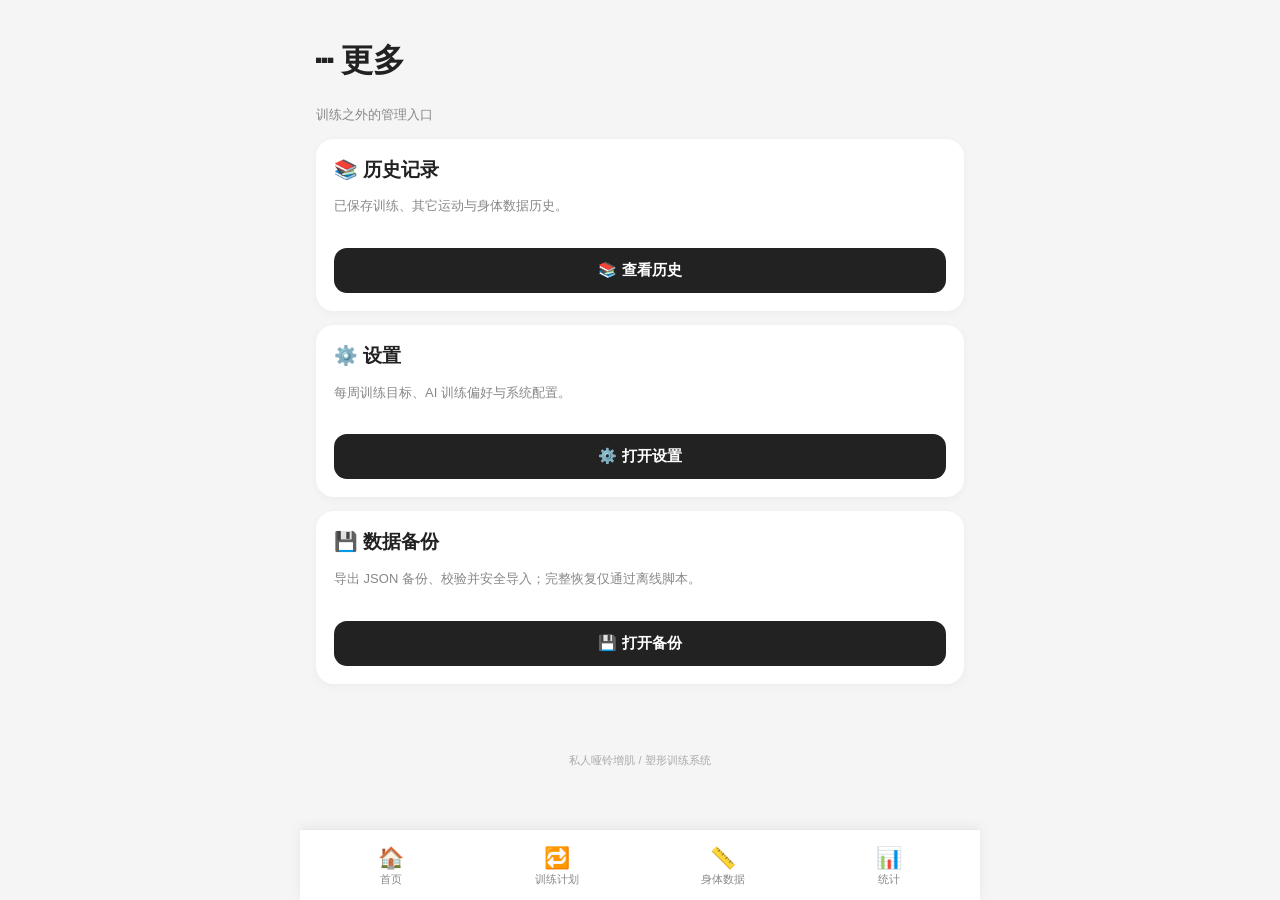
<file: more.html>
<!DOCTYPE html>
<html lang="zh-CN">

<head>

    <meta charset="UTF-8">

    <meta name="viewport" content="width=device-width,initial-scale=1,viewport-fit=cover">

    <meta name="theme-color" content="#f5f5f5">

    <title>更多 - 我的私人哑铃训练</title>

    <link rel="stylesheet" href="css/style.css">

    <link rel="stylesheet" href="css/loading.css">

</head>


<body>


    <div class="container">


        <!-- =====================================================
             页面标题
        ====================================================== -->

        <div class="page-header">


            <div class="page-title">

                <h1>
                    ⋯ 更多
                </h1>

                <p class="muted">
                    训练之外的管理入口
                </p>

            </div>


        </div>



        <!-- =====================================================
             更多功能入口
        ====================================================== -->

        <section class="card">


            <h2>
                📚 历史记录
            </h2>

            <p class="muted">

                已保存训练、其它运动与身体数据历史。

            </p>

            <br>

            <a href="history.html" class="primary-btn" style="display:block;text-align:center;text-decoration:none;">

                📚 查看历史

            </a>

        </section>


        <section class="card">


            <h2>
                ⚙️ 设置
            </h2>

            <p class="muted">

                每周训练目标、AI 训练偏好与系统配置。

            </p>

            <br>

            <a href="settings.html" class="primary-btn" style="display:block;text-align:center;text-decoration:none;">

                ⚙️ 打开设置

            </a>

        </section>


        <section class="card">


            <h2>
                💾 数据备份
            </h2>

            <p class="muted">

                导出 JSON 备份、校验并安全导入；完整恢复仅通过离线脚本。

            </p>

            <br>

            <a href="backup.html" class="primary-btn" style="display:block;text-align:center;text-decoration:none;">

                💾 打开备份

            </a>

        </section>


    </div>



    <!-- =====================================================
        底部主导航
    ====================================================== -->

    <nav class="bottom-nav">


        <a href="index.html" class="bottom-nav-item">

            <span class="bottom-nav-icon">
                🏠
            </span>

            <span class="bottom-nav-label">
                首页
            </span>

        </a>


        <a href="cycle-plan.html" class="bottom-nav-item">

            <span class="bottom-nav-icon">
                🔁
            </span>

            <span class="bottom-nav-label">
                训练计划
            </span>

        </a>

        <a href="metrics.html" class="bottom-nav-item">

            <span class="bottom-nav-icon">
                📏
            </span>

            <span class="bottom-nav-label">
                身体数据
            </span>

        </a>


        <a href="analysis.html" class="bottom-nav-item">

            <span class="bottom-nav-icon">
                📊
            </span>

            <span class="bottom-nav-label">
                统计
            </span>

        </a>

    </nav>



    <!-- =====================================================
         页面底部
    ====================================================== -->

    <div class="footer">

        私人哑铃增肌 / 塑形训练系统

    </div>



    <!-- =====================================================
         JavaScript
    ====================================================== -->

    <script src="js/config.js"></script>

    <script src="js/loading.js"></script>

    <script src="js/api.js"></script>

</body>

</html>
</file>
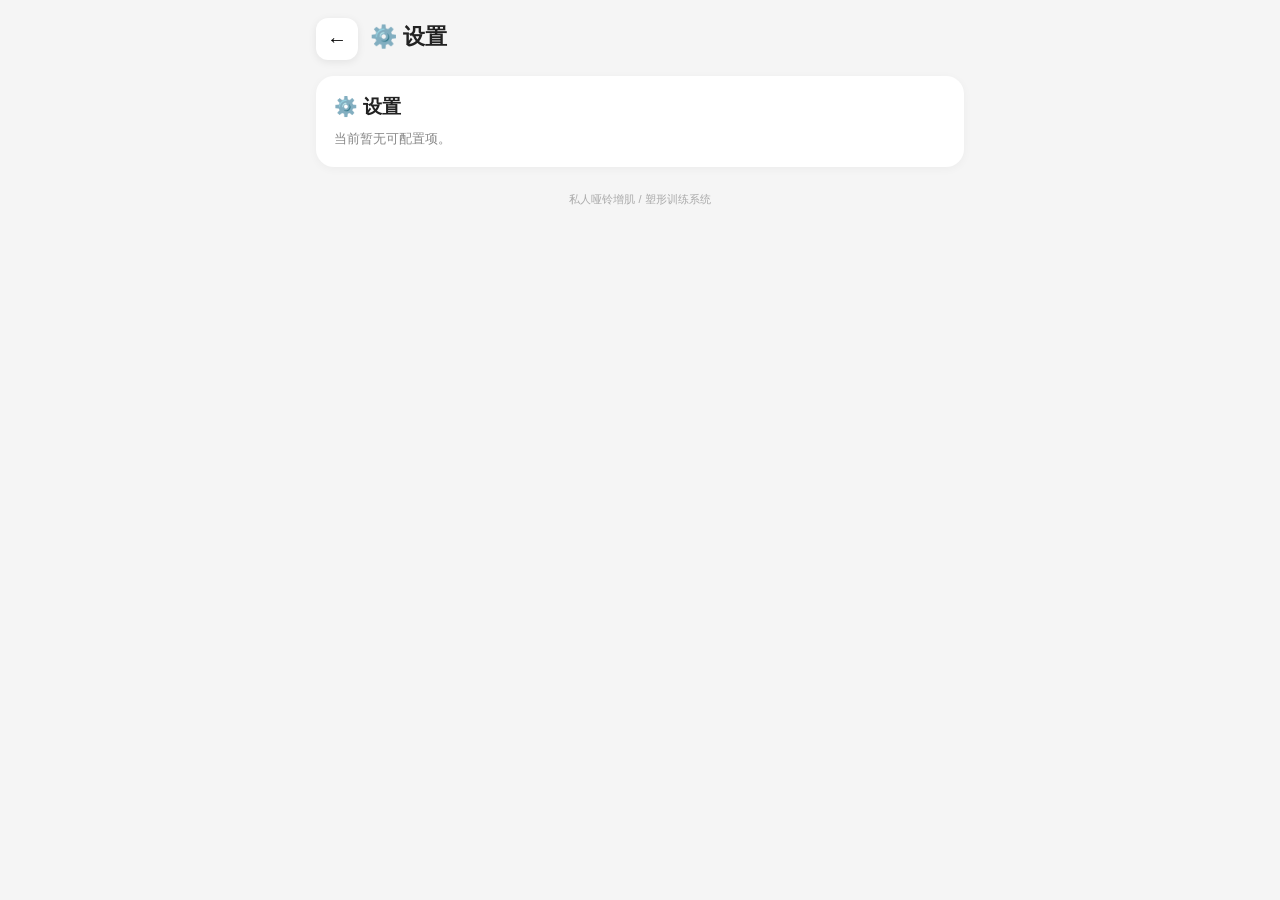
<file: settings.html>
<!DOCTYPE html>
<html lang="zh-CN">

<head>

    <meta charset="UTF-8">

    <meta name="viewport" content="width=device-width,initial-scale=1,viewport-fit=cover">

    <meta name="theme-color" content="#f5f5f5">

    <title>设置 - 我的私人哑铃训练</title>

    <link rel="stylesheet" href="css/style.css">

    <link rel="stylesheet" href="css/loading.css">
    <link rel="stylesheet" href="css/settings.css">



</head>


<body>


    <div class="container">


        <!-- =====================================================
             页面标题
        ====================================================== -->

        <div class="page-header">


            <button type="button" class="back-btn" onclick="window.location.href='index.html'" aria-label="返回首页"
                title="返回首页">

                ←

            </button>


            <div class="page-title">

                <h1>
                    ⚙️ 设置
                </h1>

                <p id="today" class="muted"></p>

            </div>


        </div>



        <div class="card">
            <h2>⚙️ 设置</h2>
            <div class="muted">当前暂无可配置项。</div>
        </div>



        <!-- =====================================================
             页面底部
        ====================================================== -->

        <div class="footer">

            私人哑铃增肌 / 塑形训练系统

        </div>


    </div>



    <!-- =====================================================
         JavaScript
    ====================================================== -->

    <script src="js/config.js"></script>

    <script src="js/loading.js"></script>

    <script src="js/api.js"></script>

    <script src="js/settings.js"></script>


</body>

</html>
</file>
<file: css/style.css>
/* v1.5
   私人哑铃训练系统
   全局样式

   本版本：
   ① 首页顶部简化
   ② 复制 / 删除训练计划并排
   ③ 底部主导航固定
   ④ 首页 / 身体 / 统计 / 历史四大入口
*/


/* =========================================================
   全局
========================================================= */

* {
  box-sizing: border-box;
}


html {
  min-height: 100%;
}


body {
  margin: 0;

  background: #f5f5f5;

  color: #222;

  font-family:
    -apple-system,
    BlinkMacSystemFont,
    "SF Pro Text",
    "PingFang SC",
    "Microsoft YaHei",
    sans-serif;

  padding-bottom: calc(82px + env(safe-area-inset-bottom));
}


/* =========================================================
   主容器
========================================================= */

.container {
  width: 100%;

  max-width: 680px;

  margin: 0 auto;

  padding:
    18px 16px calc(30px + env(safe-area-inset-bottom));
}


/* =========================================================
   顶部
========================================================= */

.header {
  padding: 8px 4px 18px;
}


.header-top {
  display: flex;

  align-items: center;

  justify-content: space-between;

  gap: 12px;
}


.header-title {
  flex: 1;

  min-width: 0;
}


.header-title h1 {
  margin: 0 0 6px;

  font-size: 26px;

  line-height: 1.3;

  font-weight: 700;
}


.header p {
  margin: 0;

  color: #777;

  font-size: 14px;

  line-height: 1.5;
}


/* =========================================================
   首页右上角设置按钮
========================================================= */

.header-settings {
  flex-shrink: 0;

  display: flex;

  align-items: center;

  justify-content: center;

  width: 42px;

  height: 42px;

  padding: 0;

  border: 0;

  border-radius: 13px;

  background: #fff;

  color: #333;

  font-size: 20px;

  cursor: pointer;

  box-shadow:
    0 2px 8px rgba(0, 0, 0, .07);

  transition:
    transform .15s ease,
    background .15s ease;
}


.header-settings:active {
  transform: scale(.94);

  background: #eee;
}


/* =========================================================
   数据库连接状态
========================================================= */

.status {
  background: #fff;

  border-radius: 12px;

  padding: 10px 13px;

  margin-bottom: 12px;

  font-size: 13px;

  line-height: 1.5;

  color: #777;
}


.status.ok {
  color: #222;
}


.status.error {
  color: #a00;
}


/* =========================================================
   复制 / 删除训练计划
========================================================= */

/*
   默认：

   复制按钮没有删除按钮时
   → 占满整行
*/

#copyPlanStatus {
  display: flex;

  align-items: center;

  justify-content: center;

  min-height: 46px;

  margin-bottom: 12px;

  padding: 10px 12px;

  text-align: center;

  font-weight: 600;

  color: #333;

  cursor: pointer;

  transition:
    transform .12s ease,
    background .15s ease;
}


#copyPlanStatus:active {
  transform: scale(.98);

  background: #eee;
}


/*
   删除按钮容器

   默认隐藏。

   plan.js 去掉 hidden 后才显示。
*/

#trainingPlanActions {
  display: flex;

  align-items: stretch;

  justify-content: center;

  min-height: 46px;

  margin-bottom: 12px;

  padding: 0;

  background: transparent;

  box-shadow: none;
}


/*
   删除按钮
*/

#deleteTrainingPlanButton {
  width: 100%;

  min-height: 46px;

  padding: 10px 8px;

  border: 0;

  border-radius: 12px;

  background: #fff;

  color: #888;

  font-family: inherit;

  font-size: 14px;

  font-weight: 600;

  cursor: pointer;

  box-shadow:
    0 2px 8px rgba(0, 0, 0, .05);

  transition:
    background .15s ease,
    color .15s ease,
    transform .12s ease;
}


#deleteTrainingPlanButton:active {
  transform: scale(.97);

  background: #f0f0f0;

  color: #a00;
}


/*
   当删除按钮出现时：

   复制 + 删除
   → 两个并排
*/

.container:has(#trainingPlanActions:not(.hidden)) {
  display: flow-root;
}


.container:has(#trainingPlanActions:not(.hidden)) #copyPlanStatus,
.container:has(#trainingPlanActions:not(.hidden)) #trainingPlanActions {
  width: calc(50% - 5px);

  float: left;
}


.container:has(#trainingPlanActions:not(.hidden)) #copyPlanStatus {
  margin-right: 10px;
}


/*
   防止后面的内容被 float 影响
*/

.container:has(#trainingPlanActions:not(.hidden)) .tabs {
  clear: both;
}


/* =========================================================
   首页内部 Tab
   今日 / 其它运动 / AI教练
========================================================= */

.tabs {
  display: flex;

  width: 100%;

  gap: 7px;

  margin: 4px 0 16px;

  overflow-x: auto;

  scrollbar-width: none;
}


.tabs::-webkit-scrollbar {
  display: none;
}


.tab {
  flex: 1;

  min-width: 0;

  border: 0;

  background: #fff;

  color: #555;

  border-radius: 12px;

  padding: 10px 8px;

  font-size: 14px;

  font-weight: 600;

  white-space: nowrap;

  cursor: pointer;

  font-family: inherit;

  transition:
    background .15s ease,
    color .15s ease,
    transform .12s ease;
}


.tab:active {
  transform: scale(.97);
}


.tab.active {
  background: #222;

  color: #fff;
}


/* =========================================================
   卡片
========================================================= */

.card {
  background: #fff;

  border-radius: 18px;

  padding: 18px;

  margin-bottom: 14px;

  box-shadow:
    0 2px 10px rgba(0, 0, 0, .04);
}


.card h2 {
  margin: 0 0 8px;

  font-size: 19px;

  line-height: 1.4;
}


/* =========================================================
   辅助文字
========================================================= */

.muted {
  color: #888;

  font-size: 13px;

  line-height: 1.6;
}


/* =========================================================
   训练进度
========================================================= */

.progress {
  height: 8px;

  background: #eee;

  border-radius: 20px;

  overflow: hidden;

  margin: 12px 0;
}


.progress-bar {
  height: 100%;

  width: 0%;

  background: #222;

  transition: width .25s ease;
}


/* =========================================================
   动作
========================================================= */

.exercise {
  border-top: 1px solid #eee;

  padding: 16px 0;
}


.exercise:first-child {
  border-top: 0;
}


.exercise-row {
  display: flex;

  justify-content: space-between;

  align-items: center;

  gap: 12px;
}


.exercise-info {
  flex: 1;

  min-width: 0;
}


.exercise-name {
  margin-bottom: 5px;

  font-weight: 600;

  line-height: 1.5;
}


.exercise-detail {
  color: #777;

  font-size: 13px;

  line-height: 1.55;
}


/* =========================================================
   完成情况标题
========================================================= */

.difficulty-label {
  margin-top: 14px;

  margin-bottom: 8px;

  color: #888;

  font-size: 12px;

  font-weight: 500;
}


/* =========================================================
   完成情况按钮
   轻松 / 正常 / 吃力 / 未完成
========================================================= */

.difficulty-buttons {
  display: grid;

  grid-template-columns:
    repeat(4, minmax(0, 1fr));

  gap: 8px;

  width: 100%;

  margin-top: 0;
}


.difficulty-btn {
  appearance: none;

  -webkit-appearance: none;

  display: flex;

  align-items: center;

  justify-content: center;

  width: 100%;

  min-width: 0;

  min-height: 44px;

  padding: 8px 4px;

  border: 1.5px solid transparent;

  border-radius: 12px;

  background: #f5f5f5;

  color: #555;

  font-family: inherit;

  font-size: 13px;

  font-weight: 600;

  line-height: 1.2;

  white-space: nowrap;

  cursor: pointer;

  transition:
    background-color .18s ease,
    border-color .18s ease,
    color .18s ease,
    transform .12s ease,
    box-shadow .18s ease;
}


.difficulty-btn:active {
  transform: scale(.96);
}


/* =========================================================
   轻松
========================================================= */

.difficulty-easy {
  background: #f1f8f3;

  border-color: #d7eadc;

  color: #4f7d5c;
}


.difficulty-easy:hover {
  background: #e8f4eb;
}


/* =========================================================
   正常
========================================================= */

.difficulty-normal {
  background: #f1f5fa;

  border-color: #d9e2ee;

  color: #536b85;
}


.difficulty-normal:hover {
  background: #e9f0f8;
}


/* =========================================================
   吃力
========================================================= */

.difficulty-hard {
  background: #fff7ed;

  border-color: #f3dfc5;

  color: #9a6a35;
}


.difficulty-hard:hover {
  background: #fff0dc;
}


/* =========================================================
   未完成
========================================================= */

.difficulty-incomplete {
  background: #f5f5f5;

  border-color: #e1e1e1;

  color: #777;
}


.difficulty-incomplete:hover {
  background: #eee;
}


/* =========================================================
   选中
========================================================= */

.difficulty-btn.selected {
  font-weight: 700;

  box-shadow:
    0 2px 7px rgba(0, 0, 0, .10);

  transform: translateY(-1px);
}


.difficulty-easy.selected {
  background: #dff0e3;

  border-color: #79b887;

  color: #356443;
}


.difficulty-normal.selected {
  background: #dfeaf6;

  border-color: #7c9fc4;

  color: #3e5d7d;
}


.difficulty-hard.selected {
  background: #ffead0;

  border-color: #dfa15d;

  color: #85551f;
}


.difficulty-incomplete.selected {
  background: #e5e5e5;

  border-color: #999;

  color: #555;
}


.difficulty-btn.selected::before {
  content: "✓ ";

  font-weight: 700;
}


/* =========================================================
   兼容旧 class
========================================================= */

.exercise-difficulty {
  width: 100%;

  margin-top: 0;
}


/* =========================================================
   主要按钮
========================================================= */

.primary-btn {
  width: 100%;

  border: 0;

  background: #222;

  color: #fff;

  padding: 13px;

  border-radius: 13px;

  font-size: 15px;

  font-weight: 600;

  font-family: inherit;

  cursor: pointer;

  transition:
    background .18s ease,
    transform .12s ease;
}


.primary-btn:active {
  transform: scale(.98);
}


.primary-btn:disabled {
  background: #aaa;

  cursor: default;
}


/* =========================================================
   次要按钮
========================================================= */

.secondary-btn {
  width: 100%;

  border: 0;

  background: #f1f1f1;

  color: #555;

  padding: 12px;

  border-radius: 12px;

  font-size: 14px;

  font-weight: 600;

  font-family: inherit;

  cursor: pointer;

  transition:
    background .15s ease,
    transform .12s ease;
}


.secondary-btn:active {
  transform: scale(.98);

  background: #e7e7e7;
}


/* =========================================================
   输入框
========================================================= */

/* =========================================================
   移动端键盘放大问题

   iOS / Android 聚焦字号小于 16px 的输入框时
   会自动放大页面。

   所有输入控件统一最小字号 16px。
========================================================= */

input,
select,
textarea {
  font-size: 16px;
}


/* =========================================================
   手写输入类
========================================================= */

.note {
  width: 100%;

  border: 1px solid #ddd;

  border-radius: 12px;

  padding: 11px;

  margin-top: 10px;

  font-family: inherit;

  font-size: 16px;

  resize: vertical;

  background: #fff;
}


.note:focus {
  outline: none;

  border-color: #999;
}


/* =========================================================
   AI 模块小标题
========================================================= */

.ai-module-title {
  margin: 14px 0 0;

  font-size: 15px;

  font-weight: 600;

  line-height: 1.5;

  color: inherit;
}


/* =========================================================
   统计
========================================================= */

.stats {
  display: grid;

  grid-template-columns:
    repeat(3, 1fr);

  gap: 8px;

  margin-top: 14px;
}


.stat {
  background: #f7f7f7;

  border-radius: 13px;

  padding: 12px 7px;

  text-align: center;
}


.stat-number {
  font-size: 20px;

  font-weight: 700;
}


.stat-label {
  margin-top: 4px;

  color: #888;

  font-size: 11px;
}


/* =========================================================
   分析
========================================================= */

.analysis {
  line-height: 1.75;

  font-size: 14px;

  margin-top: 15px;
}


/* =========================================================
   历史
========================================================= */

.history-item {
  border-bottom: 1px solid #eee;

  padding: 14px 0;
}


.history-item:last-child {
  border-bottom: 0;
}


.history-title {
  margin-bottom: 4px;

  font-weight: 600;
}


.badge {
  display: inline-block;

  padding: 3px 8px;

  border-radius: 8px;

  background: #eee;

  font-size: 11px;

  margin-left: 5px;
}


/* =========================================================
   隐藏
========================================================= */

.hidden {
  display: none !important;
}


/* =========================================================
   趋势
========================================================= */

.trend-row {
  display: flex;

  justify-content: space-between;

  padding: 10px 0;

  border-bottom: 1px solid #eee;

  font-size: 14px;
}


.trend-row:last-child {
  border-bottom: 0;
}


/* =========================================================
   Loading
========================================================= */

.loading {
  text-align: center;

  padding: 25px 0;

  color: #888;
}


/* =========================================================
   图表
========================================================= */

.chart-block {
  margin-top: 24px;
}


.chart-block:first-of-type {
  margin-top: 20px;
}


.chart-block h3 {
  margin: 0 0 10px;

  font-size: 15px;

  font-weight: 600;
}


.chart-container {
  position: relative;

  width: 100%;

  height: 220px;

  margin-top: 8px;
}


#trendTab .chart-container {
  height: 240px;
}


.chart-block+.chart-block {
  padding-top: 20px;

  border-top: 1px solid #eee;
}


/* =========================================================
   底部主导航
========================================================= */

/*
   ★ 核心

   position: fixed
   → 永远固定在屏幕底部

   不需要滑到页面最下面。
*/

.bottom-nav {

  position: fixed;

  z-index: 1000;

  left: 0;

  right: 0;

  bottom: 0;

  width: 100%;

  max-width: 680px;

  margin-left: auto;

  margin-right: auto;

  display: grid;

  grid-template-columns:
    repeat(4, minmax(0, 1fr));

  align-items: stretch;

  padding:
    6px 8px calc(6px + env(safe-area-inset-bottom));

  background:
    rgba(255, 255, 255, .96);

  border-top: 1px solid #e8e8e8;

  box-shadow:
    0 -2px 12px rgba(0, 0, 0, .06);

  backdrop-filter: blur(14px);

  -webkit-backdrop-filter: blur(14px);
}


/* =========================================================
   底部导航项目
========================================================= */

.bottom-nav-item {
  display: flex;

  flex-direction: column;

  align-items: center;

  justify-content: center;

  min-width: 0;

  min-height: 58px;

  padding: 5px 4px;

  border-radius: 12px;

  color: #888;

  text-decoration: none;

  font-size: 11px;

  font-weight: 500;

  transition:
    background .15s ease,
    color .15s ease,
    transform .12s ease;
}


.bottom-nav-item:active {
  transform: scale(.95);
}


/* =========================================================
   底部导航图标
========================================================= */

.bottom-nav-icon {
  display: flex;

  align-items: center;

  justify-content: center;

  width: 30px;

  height: 27px;

  margin-bottom: 2px;

  font-size: 21px;

  line-height: 1;
}


/* =========================================================
   底部导航文字
========================================================= */

.bottom-nav-label {
  line-height: 1.2;

  white-space: nowrap;
}


/* =========================================================
   当前页面
========================================================= */

.bottom-nav-item.active {
  background: #f1f1f1;

  color: #222;

  font-weight: 700;
}


/* =========================================================
   当前页面图标稍微突出
========================================================= */

.bottom-nav-item.active .bottom-nav-icon {
  transform: scale(1.05);
}


/* =========================================================
   Footer

   因为底部导航已经固定，
   Footer 不再承担导航作用。
========================================================= */

.footer {
  text-align: center;

  color: #aaa;

  font-size: 11px;

  margin-top: 25px;

  padding-bottom: 10px;
}


/* =========================================================
   手机端
========================================================= */

@media (max-width: 420px) {

  .container {
    padding-left: 14px;

    padding-right: 14px;

    padding-bottom:
      calc(28px + env(safe-area-inset-bottom));
  }


  .header {
    padding-top: 6px;

    padding-bottom: 15px;
  }


  .header-title h1 {
    font-size: 23px;
  }


  .header-settings {
    width: 40px;

    height: 40px;

    border-radius: 12px;

    font-size: 19px;
  }


  .card {
    padding: 16px;
  }


  /*
     手机端复制 / 删除
     保持并排
  */

  .container:has(#trainingPlanActions:not(.hidden)) #copyPlanStatus,
  .container:has(#trainingPlanActions:not(.hidden)) #trainingPlanActions {

    width: calc(50% - 4px);
  }


  .container:has(#trainingPlanActions:not(.hidden)) #copyPlanStatus {

    margin-right: 8px;
  }


  #copyPlanStatus,
  #trainingPlanActions,
  #deleteTrainingPlanButton {

    min-height: 44px;
  }


  /*
     首页内部三个 Tab
  */

  .tabs {
    gap: 6px;
  }


  .tab {
    padding: 10px 6px;

    font-size: 13px;
  }


  /*
     难度按钮
  */

  .difficulty-buttons {
    grid-template-columns:
      repeat(4, minmax(0, 1fr));

    gap: 5px;
  }


  .difficulty-btn {
    min-height: 42px;

    padding: 7px 2px;

    font-size: 12px;

    border-radius: 10px;
  }


  /*
     图表
  */

  .chart-container {
    height: 210px;
  }


  #trendTab .chart-container {
    height: 220px;
  }


  /*
     底部导航

     5 个平均铺满（首页 / 训练计划 / 动作库 / 统计 / 更多）
  */

  .bottom-nav {
    left: 0;

    right: 0;

    width: 100%;

    max-width: none;

    margin-left: 0;

    margin-right: 0;

    transform: none;

    padding-left: 5px;

    padding-right: 5px;
  }


  .bottom-nav-item {
    min-height: 56px;

    border-radius: 11px;
  }


  .bottom-nav-icon {
    font-size: 20px;
  }


  .bottom-nav-label {
    font-size: 10px;
  }

}


/* =========================================================
   很小的手机
========================================================= */

@media (max-width: 350px) {

  .container {
    padding-left: 12px;

    padding-right: 12px;
  }


  .header-title h1 {
    font-size: 21px;
  }


  .difficulty-buttons {
    gap: 3px;
  }


  .difficulty-btn {
    min-height: 40px;

    padding: 6px 1px;

    font-size: 11px;

    border-radius: 9px;
  }


  .chart-container {
    height: 195px;
  }


  #trendTab .chart-container {
    height: 205px;
  }


  .bottom-nav {
    padding-left: 3px;

    padding-right: 3px;
  }


  .bottom-nav-item {
    min-height: 54px;

    padding-left: 2px;

    padding-right: 2px;
  }


  .bottom-nav-icon {
    font-size: 19px;
  }


  .bottom-nav-label {
    font-size: 10px;
  }

}


/* =========================================================
   安全区域

   iPhone 底部 Home Indicator
========================================================= */

@supports (padding-bottom: env(safe-area-inset-bottom)) {

  .bottom-nav {
    padding-bottom:
      calc(6px + env(safe-area-inset-bottom));
  }

}

/* =========================================================
   第四版：实际值编辑（完成训练）
========================================================= */

.actual-editor {
  margin-top: 10px;

  border: 1px solid #ececec;

  border-radius: 12px;

  padding: 10px 12px;

  background: #fafafa;
}


.actual-editor summary {
  cursor: pointer;

  font-size: 13px;

  font-weight: 600;

  color: #666;
}


.actual-grid {
  display: grid;

  grid-template-columns: repeat(2, minmax(0, 1fr));

  gap: 8px;

  margin-top: 10px;
}


.actual-grid label {
  display: flex;

  flex-direction: column;

  gap: 4px;

  font-size: 12px;

  color: #777;
}


.actual-grid input,
.actual-grid select {
  width: 100%;

  border: 1px solid #ddd;

  border-radius: 9px;

  padding: 8px;

  background: #fff;

  font-family: inherit;

  font-size: 16px;
}


.actual-editor-actions {
  display: flex;

  align-items: center;

  justify-content: space-between;

  gap: 8px;

  margin-top: 10px;
}


.actual-editor-actions .secondary-btn {
  width: auto;

  padding: 8px 12px;

  font-size: 12px;
}


.modified-badge {
  font-size: 12px;

  color: #999;
}


.modified-badge.is-modified {
  color: #b26a00;

  font-weight: 600;
}


/* =========================================================
   第四版：训练计划页
========================================================= */

.cycle-pending {
  display: flex;

  align-items: flex-start;

  gap: 12px;
}


.cycle-pending-code,
.cycle-template-code {
  flex: 0 0 auto;

  display: flex;

  align-items: center;

  justify-content: center;

  width: 46px;

  height: 46px;

  border-radius: 14px;

  background: #222;

  color: #fff;

  font-size: 22px;

  font-weight: 700;
}


.cycle-pending-info,
.cycle-template-info {
  flex: 1 1 auto;

  min-width: 0;
}


.cycle-template {
  border: 1px solid #eee;

  border-radius: 14px;

  padding: 12px;

  margin-bottom: 10px;

  background: #fff;
}


.cycle-template.is-disabled {
  opacity: .62;

  background: #fafafa;
}


.cycle-template-head {
  display: flex;

  align-items: flex-start;

  gap: 12px;
}


.cycle-template-actions {
  display: grid;

  grid-template-columns: repeat(3, minmax(0, 1fr));

  gap: 8px;

  margin-top: 12px;
}


.cycle-template-actions .secondary-btn {
  padding: 9px 6px;

  font-size: 12px;
}


.tag {
  display: inline-block;

  margin-right: 6px;

  padding: 2px 8px;

  border-radius: 999px;

  font-size: 11px;

  font-weight: 600;

  background: #f1f1f1;

  color: #666;
}


.tag-ok {
  background: #e8f5e9;

  color: #2e7d32;
}


.tag-off {
  background: #f1f1f1;

  color: #888;
}


.tag-pending {
  background: #fff3e0;

  color: #b26a00;
}


.form-grid {
  display: grid;

  grid-template-columns: repeat(2, minmax(0, 1fr));

  gap: 10px;
}


.form-grid label {
  display: flex;

  flex-direction: column;

  gap: 4px;

  font-size: 12px;

  color: #777;
}


.form-grid .span-2 {
  grid-column: span 2;
}


.form-grid input,
.form-grid select {
  width: 100%;

  border: 1px solid #ddd;

  border-radius: 10px;

  padding: 9px;

  background: #fff;

  font-family: inherit;

  font-size: 16px;
}


.editor-notes-label {
  display: flex;

  flex-direction: column;

  gap: 4px;

  margin-top: 10px;

  font-size: 12px;

  color: #777;
}


.editor-rows {
  margin-top: 12px;
}


.editor-row {
  border: 1px solid #eee;

  border-radius: 12px;

  padding: 12px;

  margin-bottom: 10px;

  background: #fcfcfc;
}


.editor-row-head {
  display: flex;

  align-items: center;

  justify-content: space-between;

  margin-bottom: 10px;
}


.editor-row-tools {
  display: flex;

  gap: 6px;
}


.mini-btn {
  border: 0;

  border-radius: 8px;

  padding: 6px 10px;

  background: #f1f1f1;

  color: #555;

  font-family: inherit;

  font-size: 12px;

  font-weight: 600;

  cursor: pointer;
}


.mini-btn:disabled {
  opacity: .4;

  cursor: default;
}


.version-item {
  border: 1px solid #eee;

  border-radius: 12px;

  padding: 10px 12px;

  margin-bottom: 8px;

  background: #fff;
}


.version-item summary {
  cursor: pointer;

  font-size: 13px;

  font-weight: 600;

  color: #555;
}


.version-exercises {
  margin: 8px 0 0 18px;

  padding: 0;

  font-size: 13px;

  color: #666;
}


@media (max-width: 480px) {

  .cycle-template-actions {
    grid-template-columns: 1fr;
  }

  .actual-grid {
    grid-template-columns: 1fr;
  }

}


/* =========================================================
   第四版：动作库页
========================================================= */

.filter-label {
  display: flex;

  flex-direction: column;

  gap: 5px;

  font-size: 12px;

  color: #777;
}


.filter-label input {
  width: 100%;

  border: 1px solid #ddd;

  border-radius: 10px;

  padding: 10px;

  font-family: inherit;
}


.exercise-group-title {
  margin: 18px 0 8px;

  font-size: 15px;

  color: #555;
}


.exercise-card {
  border: 1px solid #eee;

  border-radius: 12px;

  padding: 12px;

  margin-bottom: 8px;

  background: #fff;
}


.exercise-card.is-disabled,
.exercise.is-disabled {
  opacity: .6;
}


.exercise-toggle {
  margin-top: 10px;

  padding: 8px 10px;

  font-size: 12px;
}


.alias-line {
  color: #8a6d3b;
}


.tag-primary {
  background: #e3f2fd;

  color: #1565c0;
}


.tag-secondary {
  background: #f3e5f5;

  color: #6a1b9a;
}


/* =========================================================
   第四版：肌肉级别统计表
========================================================= */

.stats-table {
  width: 100%;

  border-collapse: collapse;

  margin-top: 10px;

  font-size: 13px;
}


.stats-table th,
.stats-table td {
  border-bottom: 1px solid #eee;

  padding: 7px 4px;

  text-align: left;
}


.stats-table th {
  color: #777;

  font-weight: 600;

  font-size: 12px;
}


.stats-table .num {
  text-align: right;

  font-variant-numeric: tabular-nums;
}


.core-summary {
  margin-top: 12px;

  padding: 10px 12px;

  border-radius: 12px;

  background: #fafafa;

  font-size: 13px;

  line-height: 1.8;

  color: #555;
}


.recent-weeks {
  display: grid;

  gap: 6px;
}


.recent-week-item {
  border-bottom: 1px solid #f0f0f0;

  padding: 6px 0;

  font-size: 13px;
}


/* =========================================================
   第四版：历史详情快照
========================================================= */

.history-detail-header {
  border-bottom: 1px solid #eee;

  padding-bottom: 8px;

  margin-bottom: 8px;

  font-size: 13px;

  line-height: 1.7;
}
</file>
<file: css/loading.css>
/* =====================================================
   loading.css
   全局 Loading 覆盖层样式
===================================================== */

.page-loading-overlay {

    position: fixed;

    top: 0;

    left: 0;

    right: 0;

    bottom: 0;

    z-index: 9999;

    display: flex;

    align-items: center;

    justify-content: center;

    background: rgba(245, 245, 245, 0.85);

    backdrop-filter: blur(2px);

}


.page-loading-overlay.hidden {

    display: none;

}


.page-loading-box {

    display: flex;

    flex-direction: column;

    align-items: center;

    gap: 14px;

    min-width: 130px;

    padding: 26px 30px;

    background: #ffffff;

    border-radius: 14px;

    box-shadow:

        0 8px 30px rgba(0, 0, 0, 0.12);

}


.page-loading-spinner {

    width: 36px;

    height: 36px;

    border: 3px solid #dddddd;

    border-top-color: #222222;

    border-radius: 50%;

    animation: page-loading-rotate 0.8s linear infinite;

}


.page-loading-text {

    font-size: 14px;

    color: #666666;

    white-space: nowrap;

}


@keyframes page-loading-rotate {

    to {

        transform: rotate(360deg);

    }

}
</file>
<file: css/analysis.css>
/* =====================================================
   训练统计页面
   analysis.css
===================================================== */


/* =====================================================
   页面顶部
===================================================== */

.page-header {
    display: flex;
    align-items: center;
    gap: 12px;
    margin-bottom: 16px;
}

.back-btn {
    flex-shrink: 0;
    width: 42px;
    height: 42px;
    border: none;
    border-radius: 12px;
    background: #ffffff;
    font-size: 20px;
    cursor: pointer;
    box-shadow: 0 2px 8px rgba(0, 0, 0, 0.08);
    transition:
        transform 0.15s ease,
        box-shadow 0.15s ease;
}

.back-btn:active {
    transform: scale(0.94);
}

.page-title {
    flex: 1;
}

.page-title h1 {
    margin: 0;
    font-size: 22px;
}

.page-title p {
    margin: 5px 0 0;
}


/* =====================================================
   页面内部导航
===================================================== */

.analysis-nav {
    display: grid;
    grid-template-columns: repeat(3, 1fr);
    gap: 8px;
    margin-bottom: 16px;
}

.analysis-nav button {
    border: none;
    border-radius: 10px;
    padding: 11px 6px;
    background: #ffffff;
    font-size: 14px;
    cursor: pointer;
    box-shadow: 0 2px 8px rgba(0, 0, 0, 0.05);
}

.analysis-nav button.active {
    font-weight: 600;
}


/* =====================================================
   页面 section
===================================================== */

.analysis-section {
    display: block;
}

.analysis-section.hidden {
    display: none;
}


/* =====================================================
   概况行
===================================================== */

.analysis-section .trend-row {
    min-height: 42px;
    display: flex;
    align-items: center;
    justify-content: space-between;
    gap: 12px;
    border-bottom: 1px solid rgba(0, 0, 0, 0.05);
}

.analysis-section .trend-row:last-child {
    border-bottom: none;
}

.analysis-section .trend-row span {
    color: #555;
}

.analysis-section .trend-row strong {
    font-weight: 600;
    text-align: right;
}


/* =====================================================
   图表
===================================================== */

.chart-block {
    margin-top: 22px;
}

.chart-block h3 {
    margin: 0 0 10px;
    font-size: 16px;
}

.chart-container {
    position: relative;
    width: 100%;
    height: 220px;
}

.chart-block+.chart-block {
    margin-top: 28px;
}


/* =====================================================
   年份选择
===================================================== */

#trendYearSelect {
    width: 100%;
    margin-top: 8px;
    padding: 10px 12px;
    border: 1px solid #ddd;
    border-radius: 10px;
    background: #fff;
    font-size: 14px;
}


/* =====================================================
   手机端
===================================================== */

@media (max-width: 480px) {

    .page-title h1 {
        font-size: 20px;
    }

    .analysis-nav button {
        font-size: 13px;
    }

    .chart-container {
        height: 200px;
    }

}
</file>
<file: css/backup.css>
/* 数据备份页面 */
.backup-page { padding-bottom: 34px; }

.backup-hero {
    display: flex;
    gap: 12px;
    align-items: flex-start;
    padding: 15px;
    margin: 0 0 16px;
    border: 1px solid #dbe9ff;
    border-radius: 16px;
    background: linear-gradient(135deg, #eef6ff, #f8fbff);
}

.backup-hero-icon { font-size: 24px; }
.backup-hero strong { display: block; font-size: 14px; color: #285b97; }
.backup-hero p { margin: 4px 0 0; color: #5d7187; font-size: 13px; line-height: 1.55; }

.backup-card { margin-bottom: 16px; }
.backup-card-heading { display: flex; align-items: flex-start; gap: 12px; }
.backup-card-heading h2 { margin: 1px 0 5px; font-size: 18px; }
.backup-card-heading p { margin: 0; line-height: 1.6; }

.backup-icon {
    display: grid;
    flex: 0 0 38px;
    width: 38px;
    height: 38px;
    place-items: center;
    border-radius: 12px;
    color: #fff;
    font-size: 21px;
    font-weight: 700;
}
.export-icon { background: linear-gradient(135deg, #5799e8, #3771cf); }
.import-icon { background: linear-gradient(135deg, #62b894, #338867); }

.backup-action { width: 100%; box-sizing: border-box; margin-top: 18px; }
.backup-status { min-height: 20px; margin: 10px 0 0; color: #6d7886; font-size: 13px; line-height: 1.5; }
.backup-status.is-error { color: #bd3e3e; }
.backup-status.is-success { color: #257457; }

.file-picker {
    display: flex;
    flex-direction: column;
    gap: 4px;
    margin-top: 18px;
    padding: 15px;
    border: 1.5px dashed #9bb9db;
    border-radius: 12px;
    background: #f9fcff;
    color: #2b639e;
    cursor: pointer;
    transition: background .15s ease, border-color .15s ease;
}
.file-picker:hover { background: #f0f7ff; border-color: #4b88ca; }
.file-picker span { font-weight: 600; font-size: 14px; }
.file-picker small { color: #7b8998; font-size: 12px; }

.import-preview {
    margin-top: 14px;
    padding: 13px;
    border-radius: 12px;
    background: #f3faf6;
    color: #376b53;
    font-size: 13px;
    line-height: 1.65;
}
.import-preview strong { color: #24563f; }
.preview-counts { display: flex; flex-wrap: wrap; gap: 5px 10px; margin-top: 7px; color: #557365; }

.confirm-row {
    display: flex;
    gap: 9px;
    align-items: flex-start;
    margin: 16px 0 0;
    color: #576372;
    font-size: 13px;
    line-height: 1.55;
    cursor: pointer;
}
.confirm-row input { margin: 3px 0 0; accent-color: #3b7dcd; }

.backup-note { display: flex; gap: 9px; padding: 3px 7px; color: #788491; font-size: 12px; line-height: 1.6; }
.backup-note p { margin: 0; }
.backup-note strong { color: #586775; }

@media (max-width: 480px) { .backup-card-heading h2 { font-size: 17px; } }

.preview-warning {
    margin-top: 8px;
    padding: 8px 10px;
    border-radius: 9px;
    background: #fff6e8;
    color: #8a5a12;
}

.preview-table-wrap {
    margin-top: 10px;
    overflow-x: auto;
}

.preview-table {
    width: 100%;
    border-collapse: collapse;
    font-size: 12px;
    color: #47604f;
}

.preview-table th,
.preview-table td {
    padding: 6px 5px;
    border-bottom: 1px solid #dfece4;
    text-align: left;
    white-space: nowrap;
}

.preview-table th { color: #688073; font-weight: 600; }
.preview-table .num { text-align: right; font-variant-numeric: tabular-nums; }
</file>
<file: css/history.css>
/* =====================================================
   history.css
   历史记录页面专用样式
===================================================== */


/* =====================================================
   历史页面顶部
   与 analysis.html / metrics.html 保持一致
===================================================== */

.page-header {

    display: flex;

    align-items: center;

    gap: 12px;

    margin-bottom: 16px;

}


.back-btn {

    flex-shrink: 0;

    width: 42px;

    height: 42px;

    border: none;

    border-radius: 12px;

    background: #ffffff;

    font-size: 20px;

    cursor: pointer;

    box-shadow:
        0 2px 8px rgba(0, 0, 0, 0.08);

    transition:
        transform 0.15s ease,
        box-shadow 0.15s ease;

}


.back-btn:active {

    transform: scale(0.94);

}


.page-title {

    flex: 1;

}


.page-title h1 {

    margin: 0;

    font-size: 22px;

}


.page-title p {

    margin: 5px 0 0;

}


/* =====================================================
   历史分类导航
===================================================== */

.history-nav {

    display: grid;

    grid-template-columns: repeat(3, 1fr);

    gap: 8px;

    margin-bottom: 16px;

}


.history-nav button {

    border: none;

    border-radius: 10px;

    padding: 11px 6px;

    background: #ffffff;

    font-size: 14px;

    cursor: pointer;

    box-shadow:
        0 2px 8px rgba(0, 0, 0, 0.05);

    font-family: inherit;

}


.history-nav button.active {

    font-weight: 600;

}


.history-section {

    display: block;

}


.history-section.hidden {

    display: none;

}

/* =========================================================
   历史记录：加载更多
========================================================= */

.history-load-more {
    margin-top: 12px;
    margin-bottom: 10px;
}


/* =====================================================
   手机端
===================================================== */

@media (max-width: 480px) {

    .page-title h1 {

        font-size: 20px;

    }


    .history-nav button {

        font-size: 13px;

    }

}
</file>
<file: css/metrics.css>
/* =========================================================
   metrics.css
   身体数据页面专用样式

   负责：
   ① 身体页面布局
   ② 身体数据卡片
   ③ 本月平均
   ④ 指标切换器
   ⑤ 图表
   ⑥ 最近身体数据
   ⑦ 固定底部导航
   ⑧ 手机端适配

   不负责 JS / 数据逻辑
========================================================= */


/* =========================================================
   页面基础
========================================================= */

* {
    box-sizing: border-box;
}


html {
    min-height: 100%;
}


body {
    margin: 0;

    min-height: 100vh;

    background: #f5f5f5;

    color: #222;

    font-family:
        -apple-system,
        BlinkMacSystemFont,
        "SF Pro Text",
        "PingFang SC",
        "Microsoft YaHei",
        sans-serif;

    padding-bottom: 82px;
}


/* =========================================================
   页面容器
========================================================= */

.container {
    width: 100%;

    max-width: 680px;

    margin: 0 auto;

    padding:
        18px
        16px
        30px;
}


/* =========================================================
   顶部
========================================================= */

.header {
    padding:
        8px
        2px
        18px;
}


.header-top {
    display: flex;

    align-items: center;

    justify-content: space-between;

    gap: 12px;
}


.header-title {
    min-width: 0;

    flex: 1;
}


.header-title h1 {
    margin: 0 0 6px;

    font-size: 26px;

    line-height: 1.25;

    font-weight: 700;
}


.header-title p {
    margin: 0;

    color: #888;

    font-size: 14px;

    line-height: 1.5;
}


/* =========================================================
   设置按钮
========================================================= */

.header-settings {
    flex-shrink: 0;

    display: flex;

    align-items: center;

    justify-content: center;

    width: 42px;

    height: 42px;

    padding: 0;

    border: 0;

    border-radius: 13px;

    background: #fff;

    color: #333;

    font-size: 19px;

    cursor: pointer;

    box-shadow:
        0 2px 9px rgba(0, 0, 0, .07);

    transition:
        transform .15s ease,
        background .15s ease;
}


.header-settings:active {
    transform: scale(.94);

    background: #f0f0f0;
}


/* =========================================================
   卡片
========================================================= */

.card {
    background: #fff;

    border-radius: 18px;

    padding: 18px;

    margin-bottom: 14px;

    box-shadow:
        0 2px 10px rgba(0, 0, 0, .04);
}


.card h2 {
    margin: 0 0 8px;

    font-size: 19px;

    line-height: 1.4;

    font-weight: 700;
}


/* =========================================================
   辅助文字
========================================================= */

.muted {
    color: #888;

    font-size: 13px;

    line-height: 1.65;
}


/* =========================================================
   表单
========================================================= */

label {
    display: block;

    margin:
        14px 0 7px;

    color: #555;

    font-size: 13px;

    font-weight: 600;
}


.note {
    display: block;

    width: 100%;

    min-height: 44px;

    padding:
        11px
        12px;

    border:
        1px solid #ddd;

    border-radius: 12px;

    background: #fff;

    color: #222;

    font-family: inherit;

    font-size: 16px;

    outline: none;

    transition:
        border-color .15s ease,
        box-shadow .15s ease;
}


.note:focus {
    border-color: #999;

    box-shadow:
        0 0 0 3px rgba(0, 0, 0, .04);
}


/* =========================================================
   主要按钮
========================================================= */

.primary-btn {
    display: flex;

    align-items: center;

    justify-content: center;

    width: 100%;

    min-height: 46px;

    padding:
        11px
        14px;

    border: 0;

    border-radius: 13px;

    background: #222;

    color: #fff;

    font-family: inherit;

    font-size: 14px;

    font-weight: 600;

    cursor: pointer;

    transition:
        transform .12s ease,
        background .15s ease;
}


.primary-btn:active {
    transform: scale(.98);

    background: #111;
}


/* =========================================================
   次要按钮
========================================================= */

.secondary-btn {
    display: flex;

    align-items: center;

    justify-content: center;

    width: 100%;

    min-height: 44px;

    padding:
        10px
        14px;

    border:
        1px solid #ddd;

    border-radius: 12px;

    background: #fff;

    color: #444;

    font-family: inherit;

    font-size: 14px;

    font-weight: 600;

    cursor: pointer;

    transition:
        transform .12s ease,
        background .15s ease,
        border-color .15s ease;
}


.secondary-btn:active {
    transform: scale(.98);

    background: #f3f3f3;
}


/* =========================================================
   本月平均
========================================================= */

.metric-summary-grid {
    display: grid;

    grid-template-columns:
        repeat(3, minmax(0, 1fr));

    gap: 8px;

    width: 100%;

    margin-top: 14px;

    padding: 0;
}


.metric-summary-item {
    min-width: 0;

    padding:
        13px
        6px;

    border-radius: 14px;

    background: #f7f7f7;

    text-align: center;
}


.metric-summary-label {
    margin-bottom: 5px;

    color: #888;

    font-size: 12px;

    line-height: 1.3;
}


.metric-summary-number {
    display: block;

    color: #222;

    font-size: 20px;

    line-height: 1.25;

    font-weight: 700;
}


.metric-summary-unit {
    margin-top: 3px;

    color: #999;

    font-size: 11px;

    line-height: 1.2;
}





/* =========================================================
   图表
========================================================= */

.metric-chart-container {
    position: relative;

    width: 100%;

    height: 260px;

    margin-top: 20px;
}


.metric-monthly-chart {
    height: 280px;

    margin-top: 18px;
}


/* =========================================================
   月度指标切换器
========================================================= */

.metric-switcher {
    display: grid;

    grid-template-columns:
        repeat(3, minmax(0, 1fr));

    width: 100%;

    margin-top: 18px;

    padding: 4px;

    gap: 3px;

    border-radius: 13px;

    background: #f1f1f1;
}


.metric-switch-btn {
    display: flex;

    align-items: center;

    justify-content: center;

    min-width: 0;

    height: 36px;

    padding:
        0
        8px;

    border: 0;

    border-radius: 10px;

    background: transparent;

    color: #777;

    font-family: inherit;

    font-size: 13px;

    font-weight: 600;

    white-space: nowrap;

    cursor: pointer;

    transition:
        background .18s ease,
        color .18s ease,
        box-shadow .18s ease;
}


.metric-switch-btn.active {
    background: #fff;

    color: #222;

    box-shadow:
        0 1px 5px rgba(0, 0, 0, .10);
}


.metric-switch-btn:active {
    transform: scale(.97);
}


/* =========================================================
   最近身体数据
========================================================= */

#metricsHistory {
    margin-top: 14px;
}


.history-item {
    padding:
        13px 0;

    border-bottom:
        1px solid #eee;
}


.history-item:first-child {
    padding-top: 0;
}


.history-item:last-child {
    border-bottom: 0;

    padding-bottom: 0;
}


.history-title {
    margin-bottom: 5px;

    color: #333;

    font-size: 14px;

    font-weight: 600;
}



/* =========================================================
   Footer
========================================================= */

.footer {
    display: none;
}


/* =========================================================
   手机端
========================================================= */

@media (max-width: 420px) {

    .container {
        padding:
            14px
            14px
            25px;
    }


    .header {
        padding:
            7px
            1px
            15px;
    }


    .header-title h1 {
        font-size: 24px;
    }


    .header-settings {
        width: 40px;

        height: 40px;

        border-radius: 12px;

        font-size: 18px;
    }


    .card {
        padding: 16px;

        border-radius: 17px;

        margin-bottom: 12px;
    }


    .card h2 {
        font-size: 18px;
    }


    .metric-summary-grid {
        gap: 6px;
    }


    .metric-summary-item {
        padding:
            12px
            4px;

        border-radius: 12px;
    }


    .metric-summary-number {
        font-size: 19px;
    }


    .metric-chart-container {
        height: 230px;
    }


    .metric-monthly-chart {
        height: 250px;
    }

}


/* =========================================================
   很小的手机
========================================================= */

@media (max-width: 350px) {

    .container {
        padding-left: 12px;

        padding-right: 12px;
    }


    .card {
        padding: 14px;
    }


    .metric-summary-grid {
        gap: 4px;
    }


    .metric-summary-item {
        padding:
            10px
            2px;
    }


    .metric-summary-number {
        font-size: 18px;
    }


    .metric-switcher {
        margin-top: 15px;

        padding: 3px;

        gap: 2px;
    }


    .metric-switch-btn {
        height: 34px;

        font-size: 12px;
    }



}
</file>
<file: css/settings.css>
/* ============================================================
   settings.css
   私人哑铃训练系统 - 设置页面样式
============================================================ */


/* ============================================================
   设置页面顶部
============================================================ */

.page-header {
    display: flex;
    align-items: center;
    gap: 12px;
    margin-bottom: 16px;
}


.back-btn {
    flex-shrink: 0;
    width: 42px;
    height: 42px;
    border: none;
    border-radius: 12px;
    background: #ffffff;
    font-size: 20px;
    cursor: pointer;

    box-shadow:
        0 2px 8px rgba(0, 0, 0, 0.08);

    transition:
        transform 0.15s ease,
        box-shadow 0.15s ease;
}


.back-btn:active {
    transform: scale(0.94);
}


.page-title {
    flex: 1;
}


.page-title h1 {
    margin: 0;
    font-size: 22px;
}


.page-title p {
    margin: 5px 0 0;
}


/* ============================================================
   设置区域
============================================================ */

.setting-group {
    margin-top: 8px;
}


.setting-label {
    display: block;
    margin-bottom: 8px;
    font-size: 14px;
    font-weight: 600;
}


.setting-help {
    color: #888;
    font-size: 13px;
    line-height: 1.6;
    margin-top: 7px;
}


.setting-save {
    margin-top: 8px;
}


/* ============================================================
   AI 文本输入区域
============================================================ */

.ai-textarea {
    width: 100%;
    box-sizing: border-box;
    resize: vertical;
    min-height: 180px;
    line-height: 1.7;
}


/* ============================================================
   动作限制输入
============================================================ */

.input-row {
    display: flex;
    gap: 8px;
    align-items: stretch;
}


.input-row input {
    flex: 1;
    min-width: 0;
}


.add-btn {
    flex-shrink: 0;
    border: none;
    border-radius: 10px;
    padding: 0 16px;
    background: #ffffff;
    cursor: pointer;
    font-family: inherit;
    font-size: 14px;

    box-shadow:
        0 2px 8px rgba(0, 0, 0, 0.08);
}


.add-btn:active {
    transform: scale(0.96);
}


/* ============================================================
   已添加动作
============================================================ */

.limitation-list {
    display: flex;
    flex-wrap: wrap;
    gap: 8px;
    margin-top: 10px;
}


.limitation-tag {
    display: inline-flex;
    align-items: center;
    gap: 6px;
    padding: 7px 10px;
    border-radius: 999px;
    background: #f3f3f3;
    font-size: 13px;
}


.limitation-remove {
    border: none;
    background: transparent;
    padding: 0;
    margin: 0;
    font-size: 15px;
    line-height: 1;
    cursor: pointer;
    color: #888;
}


.limitation-empty {
    color: #999;
    font-size: 13px;
}


/* ============================================================
   当前设置
============================================================ */

.settings-status-item {
    line-height: 1.7;
}


/* ============================================================
   手机端
============================================================ */

@media (max-width: 480px) {

    .page-title h1 {
        font-size: 20px;
    }


    .input-row {
        flex-direction: column;
    }


    .add-btn {
        padding: 11px 16px;
    }
}
</file>
